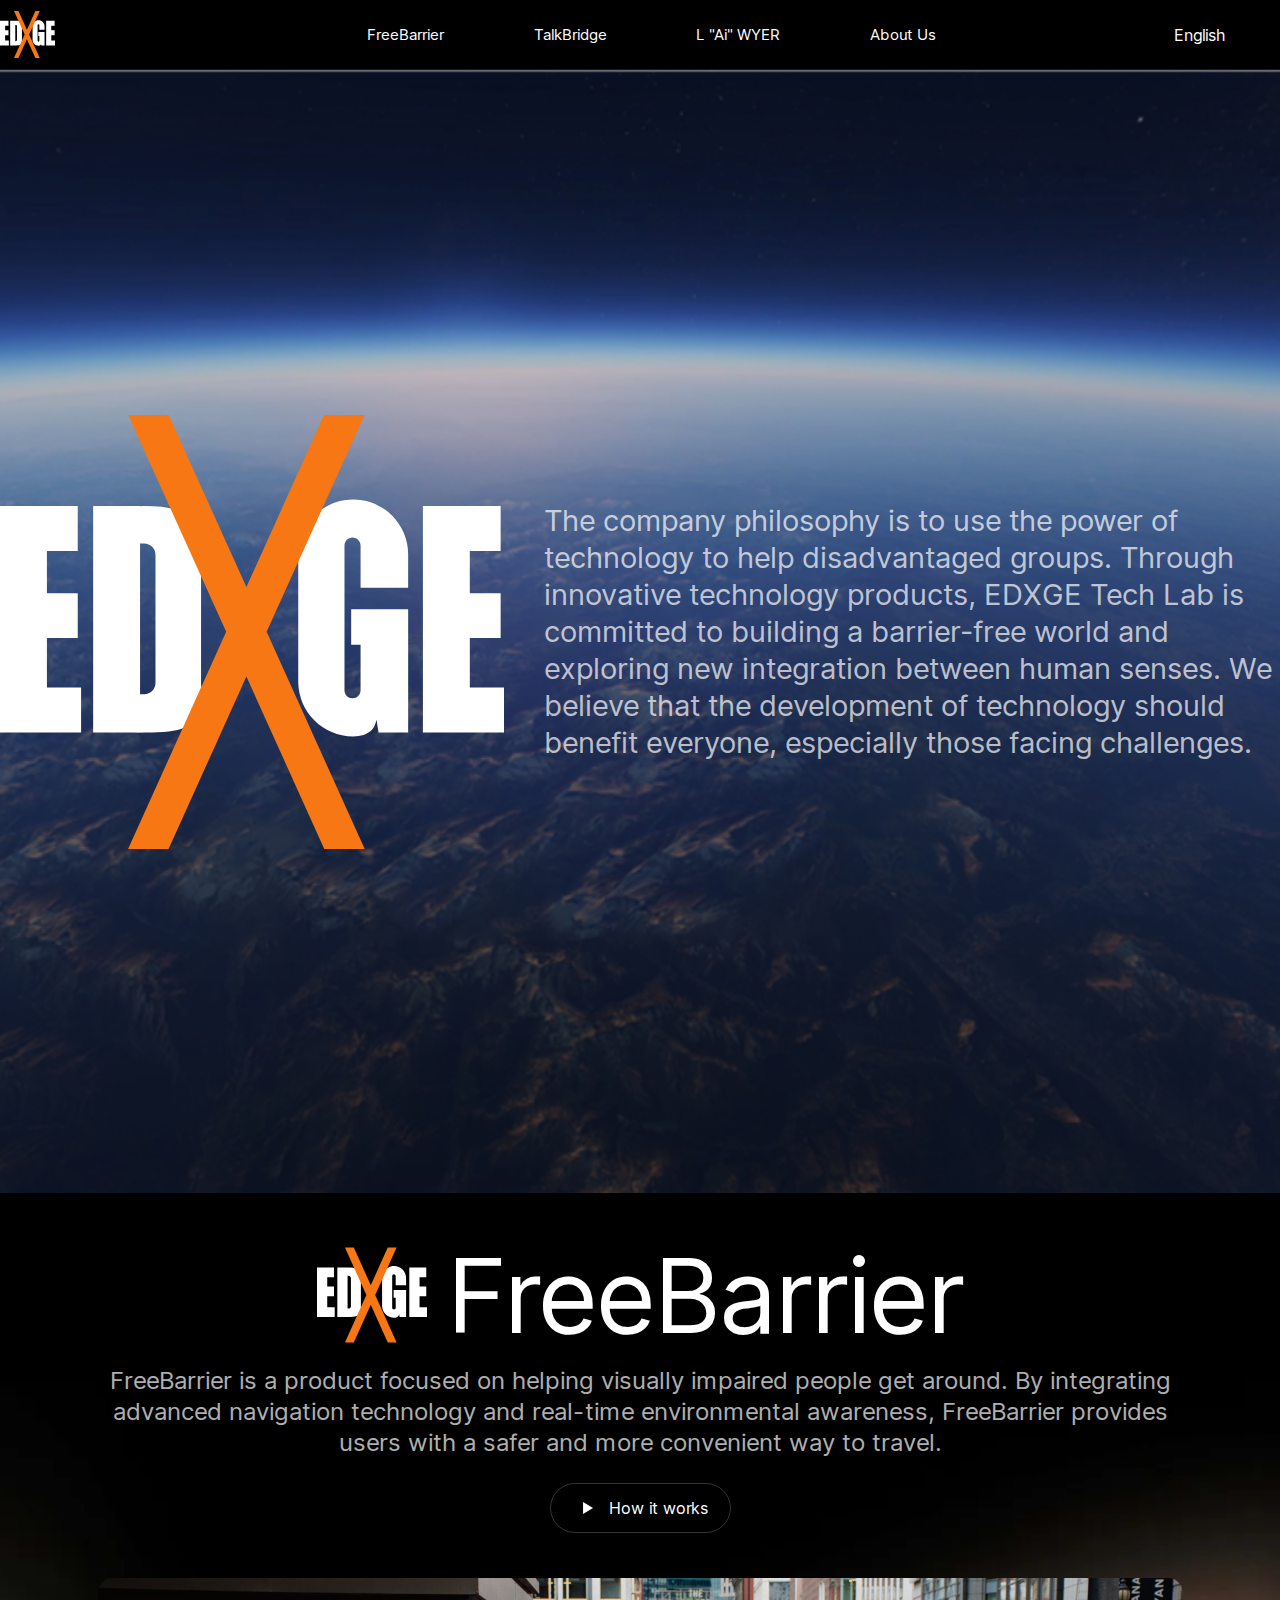
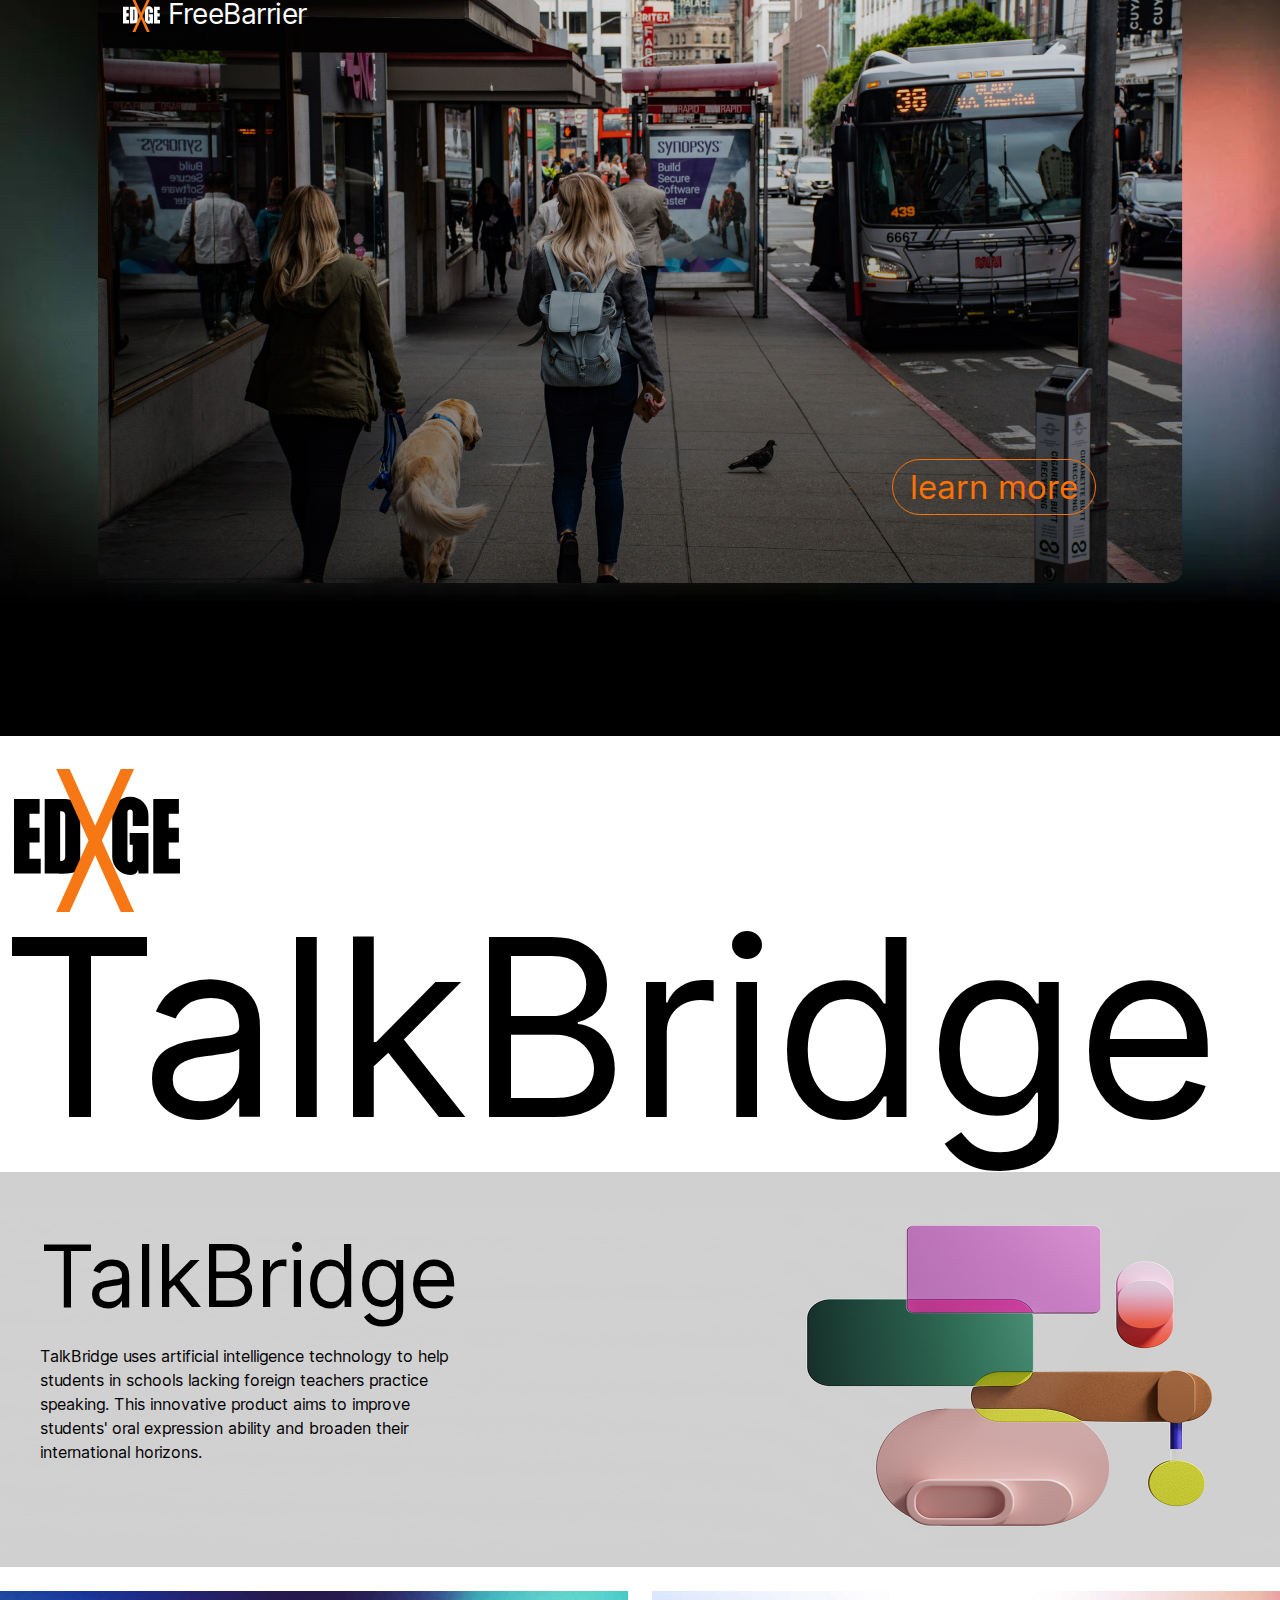
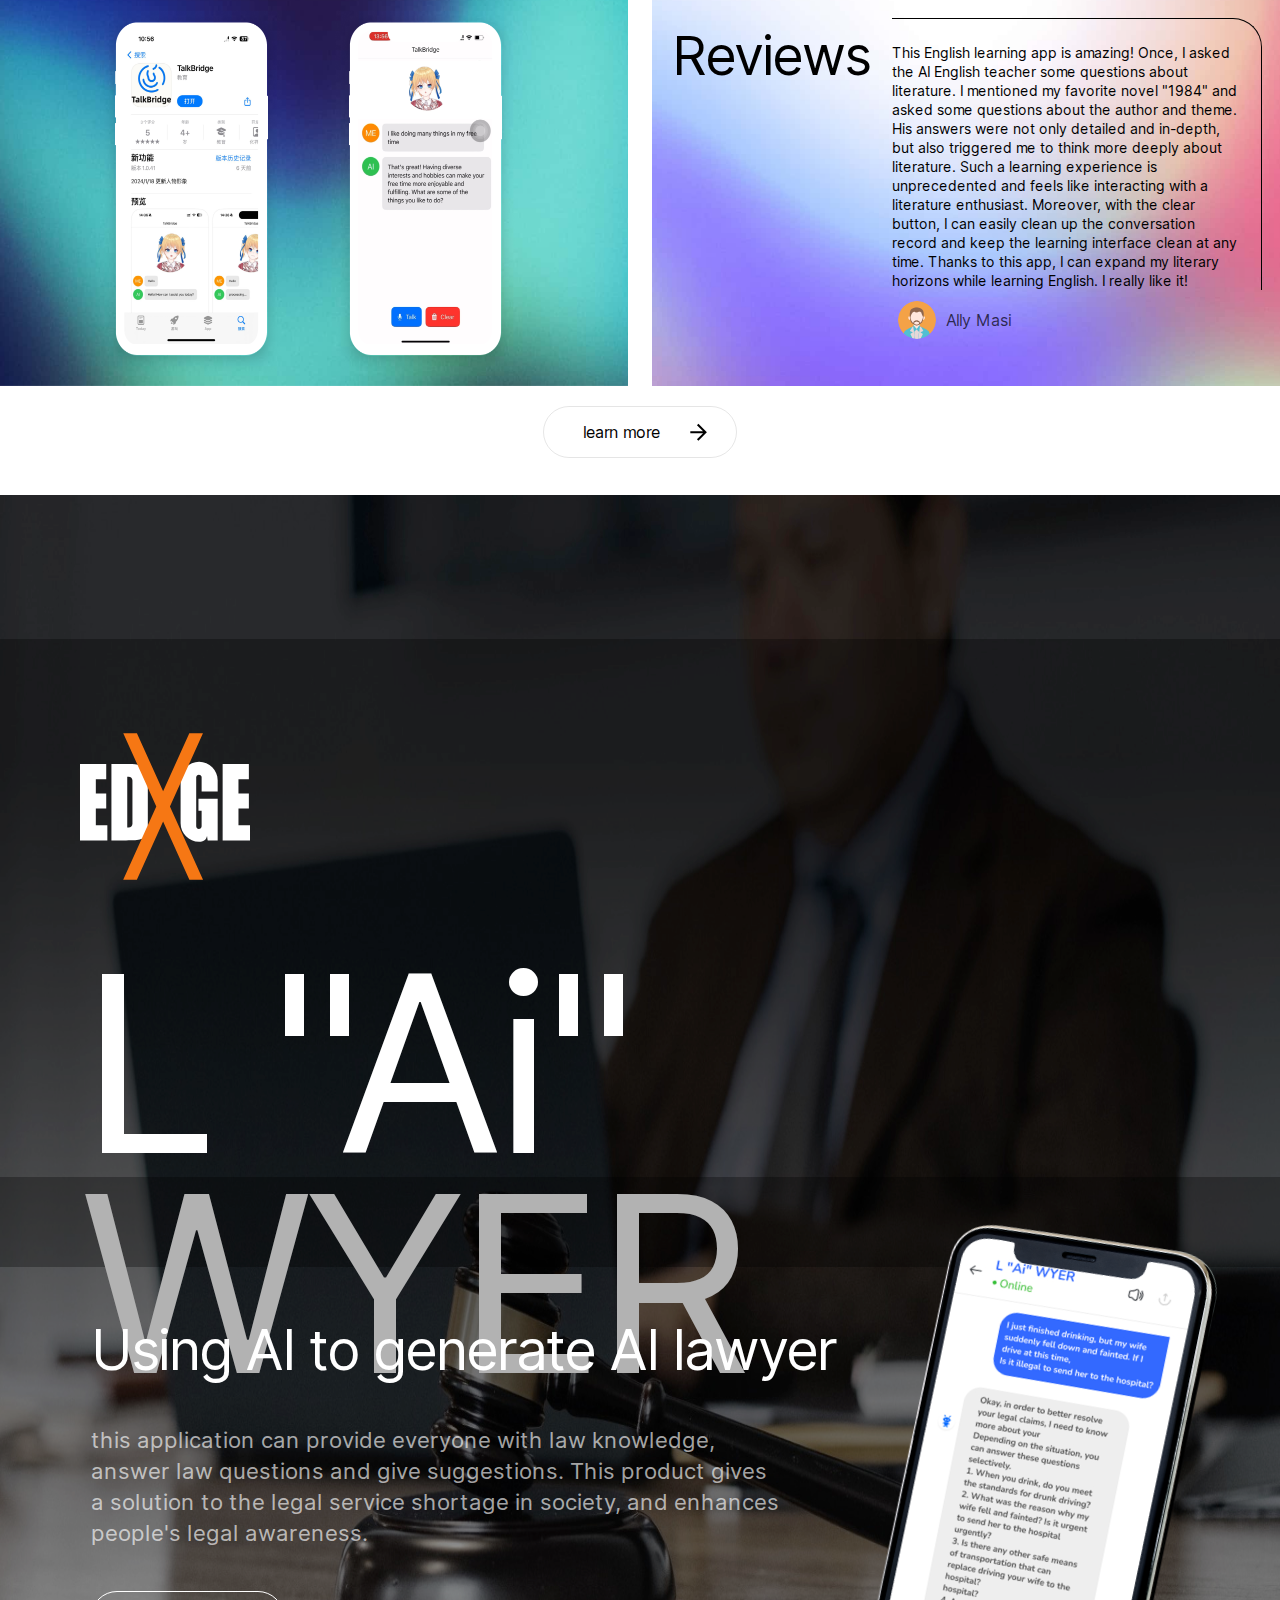
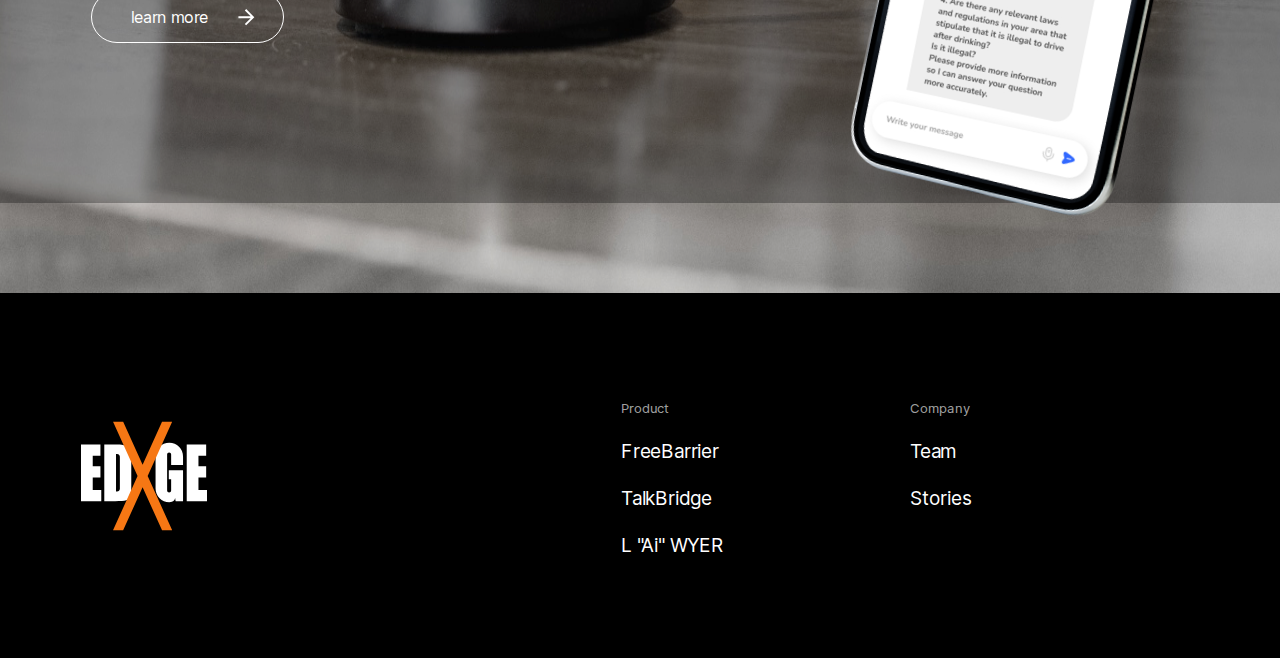
<file: index.html>
<!DOCTYPE html><html lang="en"><head><meta charSet="utf-8"/><meta name="viewport" content="width=device-width, initial-scale=1"/><link rel="preload" href="/_next/static/media/c9a5bc6a7c948fb0-s.p.woff2" as="font" crossorigin="" type="font/woff2"/><link rel="preload" as="image" href="/logo_white.svg"/><link rel="preload" as="image" href="/s1bg1.png"/><link rel="preload" as="image" href="/logo_black.svg"/><link rel="preload" as="image" href="/s2bg2.png"/><link rel="preload" as="image" href="/s2card3avatar.png"/><link rel="preload" as="image" href="/s2arrow.svg"/><link rel="preload" as="image" href="/s3card2arrow.svg"/><link rel="preload" as="image" href="/s3card2phone.png"/><link rel="stylesheet" href="/_next/static/css/adb541d4023504cc.css" crossorigin="" data-precedence="next"/><link rel="stylesheet" href="/_next/static/css/e8e05d91c4c225ad.css" crossorigin="" data-precedence="next"/><link rel="preload" as="script" fetchPriority="low" href="/_next/static/chunks/webpack-5774f6383cb846d3.js" crossorigin=""/><script src="/_next/static/chunks/fd9d1056-d0916c1928b2dab2.js" async="" crossorigin=""></script><script src="/_next/static/chunks/938-652e71252fee86b5.js" async="" crossorigin=""></script><script src="/_next/static/chunks/main-app-9f782498c3e4d853.js" async="" crossorigin=""></script><script src="/_next/static/chunks/328-6d31d3dc0706b322.js" async=""></script><script src="/_next/static/chunks/app/page-f6a4f768983ecac7.js" async=""></script><title>EDXGE Tech</title><meta name="description" content="EDXGE Tech"/><link rel="icon" href="/favicon.ico" type="image/x-icon" sizes="48x48"/><meta name="next-size-adjust"/><script src="/_next/static/chunks/polyfills-c67a75d1b6f99dc8.js" crossorigin="" noModule=""></script></head><body class="__className_e66fe9"><div class="header_bg__rVXxx"><div class="header_container__8fmu3"><img src="/logo_white.svg" alt="logo" class="header_logo__57EiI"/><div class="header_menu__HkMw8"><div class="header_menuItem__UpbRP">FreeBarrier</div><div class="header_menuItem__UpbRP">TalkBridge</div><div class="header_menuItem__UpbRP">L &quot;Ai&quot; WYER</div><div class="header_menuItem__UpbRP">About Us</div></div><div class="header_lang__CjgNA"><div class="header_langSelected__wtEf2">English</div><div class="header_langContent__K6XsH"><div class="header_langContentItem__UoFTi">English</div><div class="header_langContentItem__UoFTi">简体中文</div></div></div></div></div><div class="app_s0__xvly4"><img class="app_s0logo__8GQzu" src="/logo_white.svg" alt=""/><div class="app_s0content__BKtNs">The company philosophy is to use the power of technology to help disadvantaged groups. Through innovative technology products, EDXGE Tech Lab is committed to building a barrier-free world and exploring new integration between human senses. We believe that the development of technology should benefit everyone, especially those facing challenges.</div></div><div class="app_s1__nnIwr"><div class="app_s1titleRow__4uP_n"><img src="/logo_white.svg" class="app_s1logo1__pC13Z" alt="logo white"/><div class="app_s1title1__4nvAq">FreeBarrier</div></div><div class="app_row__DmZqt"><div class="app_s1desc__7qJVt">FreeBarrier is a product focused on helping visually impaired people get around. By integrating advanced navigation technology and real-time environmental awareness, FreeBarrier provides users with a safer and more convenient way to travel.</div></div><div class="app_row__DmZqt"><div class="app_s1playButton__GNVDo"><svg xmlns="http://www.w3.org/2000/svg" width="25" height="24" viewBox="0 0 25 24" fill="none"><path d="M7.04688 6V18L17.0469 12L7.04688 6Z" fill="white"></path></svg>How it works</div></div><div class="app_row__DmZqt" style="margin-top:45px"><img src="/s1bg1.png" class="app_s1bg1__M3rL_" alt=""/><div class="app_s1cover__UGeef"><img src="/logo_white.svg" class="app_s1coverLogo__jlqT_" alt=""/><div class="app_s1coverTitle__NFP4M">FreeBarrier</div><div class="app_s1coverButton__KT2Q8">learn more</div></div></div></div><div class="app_s2__dXx4I"><div class="app_s2container__kpsfb"><img src="/logo_black.svg" class="app_s2logo1__aBrNN" alt=""/><div class="app_s2title1__f7zy9">TalkBridge</div><div class="app_s2card1__nFbDB"><div class="app_s2card1title__jzrZh">TalkBridge</div><div class="app_s2card1content__mjiYZ">TalkBridge uses artificial intelligence technology to help students in schools lacking foreign teachers practice speaking. This innovative product aims to improve students&#x27; oral expression ability and broaden their international horizons.</div></div><div class="app_s2cardRow__WsyPa"><img class="app_s2bg2__XAXqT" src="/s2bg2.png" alt="s2bg2"/><div class="app_s2card3__V8uqt"><div class="app_s2card3title__k_Hqs">Reviews</div><div class="app_s2card3content__thnvg">This English learning app is amazing! Once, I asked the AI English teacher some questions about literature. I mentioned my favorite novel &quot;1984&quot; and asked some questions about the author and theme. His answers were not only detailed and in-depth, but also triggered me to think more deeply about literature. Such a learning experience is unprecedented and feels like interacting with a literature enthusiast. Moreover, with the clear button, I can easily clean up the conversation record and keep the learning interface clean at any time. Thanks to this app, I can expand my literary horizons while learning English. I really like it!</div><div class="app_s2card3avatar__qiE_r"><img class="app_s2card3avatarImage__eGEWr" alt="" src="/s2card3avatar.png"/><div class="app_s2card3name__xF0eV">Ally Masi</div></div></div></div><div class="app_row__DmZqt"><div class="app_s2button__MYctV"><span>learn more</span><img src="/s2arrow.svg" alt="arrow"/></div></div></div></div><div class="app_s3__rASW2"><div class="app_row__DmZqt"><div class="app_s3card1__VYN2u"><img src="/logo_white.svg" class="app_s3card1logo__8ecgO" alt="s3card1"/><div class="app_s3card1title__xnPJ_">L &quot;Ai&quot; WYER</div></div></div><div class="app_row__DmZqt"><div class="app_s3card2__s4pVN"><div class="app_s3card2title__L558Q">Using AI to generate AI lawyer</div><div class="app_s3card2content__sWjWP">this application can provide everyone with law knowledge, answer law questions and give suggestions. This product gives a solution to the legal service shortage in society, and enhances people&#x27;s legal awareness.</div><div class="app_s3card2button__7Y_nE"><span>learn more</span><img src="/s3card2arrow.svg" class="app_s3card2arrow__Mt0DE" alt="arrow"/></div><img src="/s3card2phone.png" class="app_s3card2phone__fwH8w" alt="s3card2phone"/></div></div></div><div class="app_s4__tdIPI"><div class="footer_row__TODqG"><img class="footer_logo__3_WEM" src="/logo_white.svg" alt=""/><div class="footer_card__5sTjd"><div class="footer_cardTitle__9lzDs">Product</div><div class="footer_cardItem__S_axP">FreeBarrier</div><div class="footer_cardItem__S_axP">TalkBridge</div><div class="footer_cardItem__S_axP">L &quot;Ai&quot; WYER</div></div><div class="footer_card__5sTjd"><div class="footer_cardTitle__9lzDs">Company</div><div class="footer_cardItem__S_axP">Team</div><div class="footer_cardItem__S_axP">Stories</div></div></div></div><script src="/_next/static/chunks/webpack-5774f6383cb846d3.js" crossorigin="" async=""></script><script>(self.__next_f=self.__next_f||[]).push([0]);self.__next_f.push([2,null])</script><script>self.__next_f.push([1,"1:HL[\"/_next/static/media/c9a5bc6a7c948fb0-s.p.woff2\",\"font\",{\"crossOrigin\":\"\",\"type\":\"font/woff2\"}]\n2:HL[\"/_next/static/css/adb541d4023504cc.css\",\"style\",{\"crossOrigin\":\"\"}]\n0:\"$L3\"\n"])</script><script>self.__next_f.push([1,"4:HL[\"/_next/static/css/e8e05d91c4c225ad.css\",\"style\",{\"crossOrigin\":\"\"}]\n"])</script><script>self.__next_f.push([1,"5:I[7690,[],\"\"]\n7:I[7831,[],\"\"]\n8:I[6039,[\"328\",\"static/chunks/328-6d31d3dc0706b322.js\",\"931\",\"static/chunks/app/page-f6a4f768983ecac7.js\"],\"\"]\n9:I[5613,[],\"\"]\na:I[1778,[],\"\"]\nc:I[8955,[],\"\"]\n"])</script><script>self.__next_f.push([1,"3:[[[\"$\",\"link\",\"0\",{\"rel\":\"stylesheet\",\"href\":\"/_next/static/css/adb541d4023504cc.css\",\"precedence\":\"next\",\"crossOrigin\":\"\"}]],[\"$\",\"$L5\",null,{\"buildId\":\"oVPTcBEghsIC4XJ7VeIJL\",\"assetPrefix\":\"\",\"initialCanonicalUrl\":\"/\",\"initialTree\":[\"\",{\"children\":[\"__PAGE__\",{}]},\"$undefined\",\"$undefined\",true],\"initialSeedData\":[\"\",{\"children\":[\"__PAGE__\",{},[\"$L6\",[\"$\",\"$L7\",null,{\"propsForComponent\":{\"params\":{}},\"Component\":\"$8\",\"isStaticGeneration\":true}],null]]},[null,[\"$\",\"html\",null,{\"lang\":\"en\",\"children\":[\"$\",\"body\",null,{\"className\":\"__className_e66fe9\",\"children\":[\"$\",\"$L9\",null,{\"parallelRouterKey\":\"children\",\"segmentPath\":[\"children\"],\"loading\":\"$undefined\",\"loadingStyles\":\"$undefined\",\"loadingScripts\":\"$undefined\",\"hasLoading\":false,\"error\":\"$undefined\",\"errorStyles\":\"$undefined\",\"errorScripts\":\"$undefined\",\"template\":[\"$\",\"$La\",null,{}],\"templateStyles\":\"$undefined\",\"templateScripts\":\"$undefined\",\"notFound\":[[\"$\",\"title\",null,{\"children\":\"404: This page could not be found.\"}],[\"$\",\"div\",null,{\"style\":{\"fontFamily\":\"system-ui,\\\"Segoe UI\\\",Roboto,Helvetica,Arial,sans-serif,\\\"Apple Color Emoji\\\",\\\"Segoe UI Emoji\\\"\",\"height\":\"100vh\",\"textAlign\":\"center\",\"display\":\"flex\",\"flexDirection\":\"column\",\"alignItems\":\"center\",\"justifyContent\":\"center\"},\"children\":[\"$\",\"div\",null,{\"children\":[[\"$\",\"style\",null,{\"dangerouslySetInnerHTML\":{\"__html\":\"body{color:#000;background:#fff;margin:0}.next-error-h1{border-right:1px solid rgba(0,0,0,.3)}@media (prefers-color-scheme:dark){body{color:#fff;background:#000}.next-error-h1{border-right:1px solid rgba(255,255,255,.3)}}\"}}],[\"$\",\"h1\",null,{\"className\":\"next-error-h1\",\"style\":{\"display\":\"inline-block\",\"margin\":\"0 20px 0 0\",\"padding\":\"0 23px 0 0\",\"fontSize\":24,\"fontWeight\":500,\"verticalAlign\":\"top\",\"lineHeight\":\"49px\"},\"children\":\"404\"}],[\"$\",\"div\",null,{\"style\":{\"display\":\"inline-block\"},\"children\":[\"$\",\"h2\",null,{\"style\":{\"fontSize\":14,\"fontWeight\":400,\"lineHeight\":\"49px\",\"margin\":0},\"children\":\"This page could not be found.\"}]}]]}]}]],\"notFoundStyles\":[],\"styles\":[[\"$\",\"link\",\"0\",{\"rel\":\"stylesheet\",\"href\":\"/_next/static/css/e8e05d91c4c225ad.css\",\"precedence\":\"next\",\"crossOrigin\":\"\"}]]}]}]}],null]],\"initialHead\":[false,\"$Lb\"],\"globalErrorComponent\":\"$c\"}]]\n"])</script><script>self.__next_f.push([1,"b:[[\"$\",\"meta\",\"0\",{\"name\":\"viewport\",\"content\":\"width=device-width, initial-scale=1\"}],[\"$\",\"meta\",\"1\",{\"charSet\":\"utf-8\"}],[\"$\",\"title\",\"2\",{\"children\":\"EDXGE Tech\"}],[\"$\",\"meta\",\"3\",{\"name\":\"description\",\"content\":\"EDXGE Tech\"}],[\"$\",\"link\",\"4\",{\"rel\":\"icon\",\"href\":\"/favicon.ico\",\"type\":\"image/x-icon\",\"sizes\":\"48x48\"}],[\"$\",\"meta\",\"5\",{\"name\":\"next-size-adjust\"}]]\n6:null\n"])</script><script>self.__next_f.push([1,""])</script></body></html>
</file>
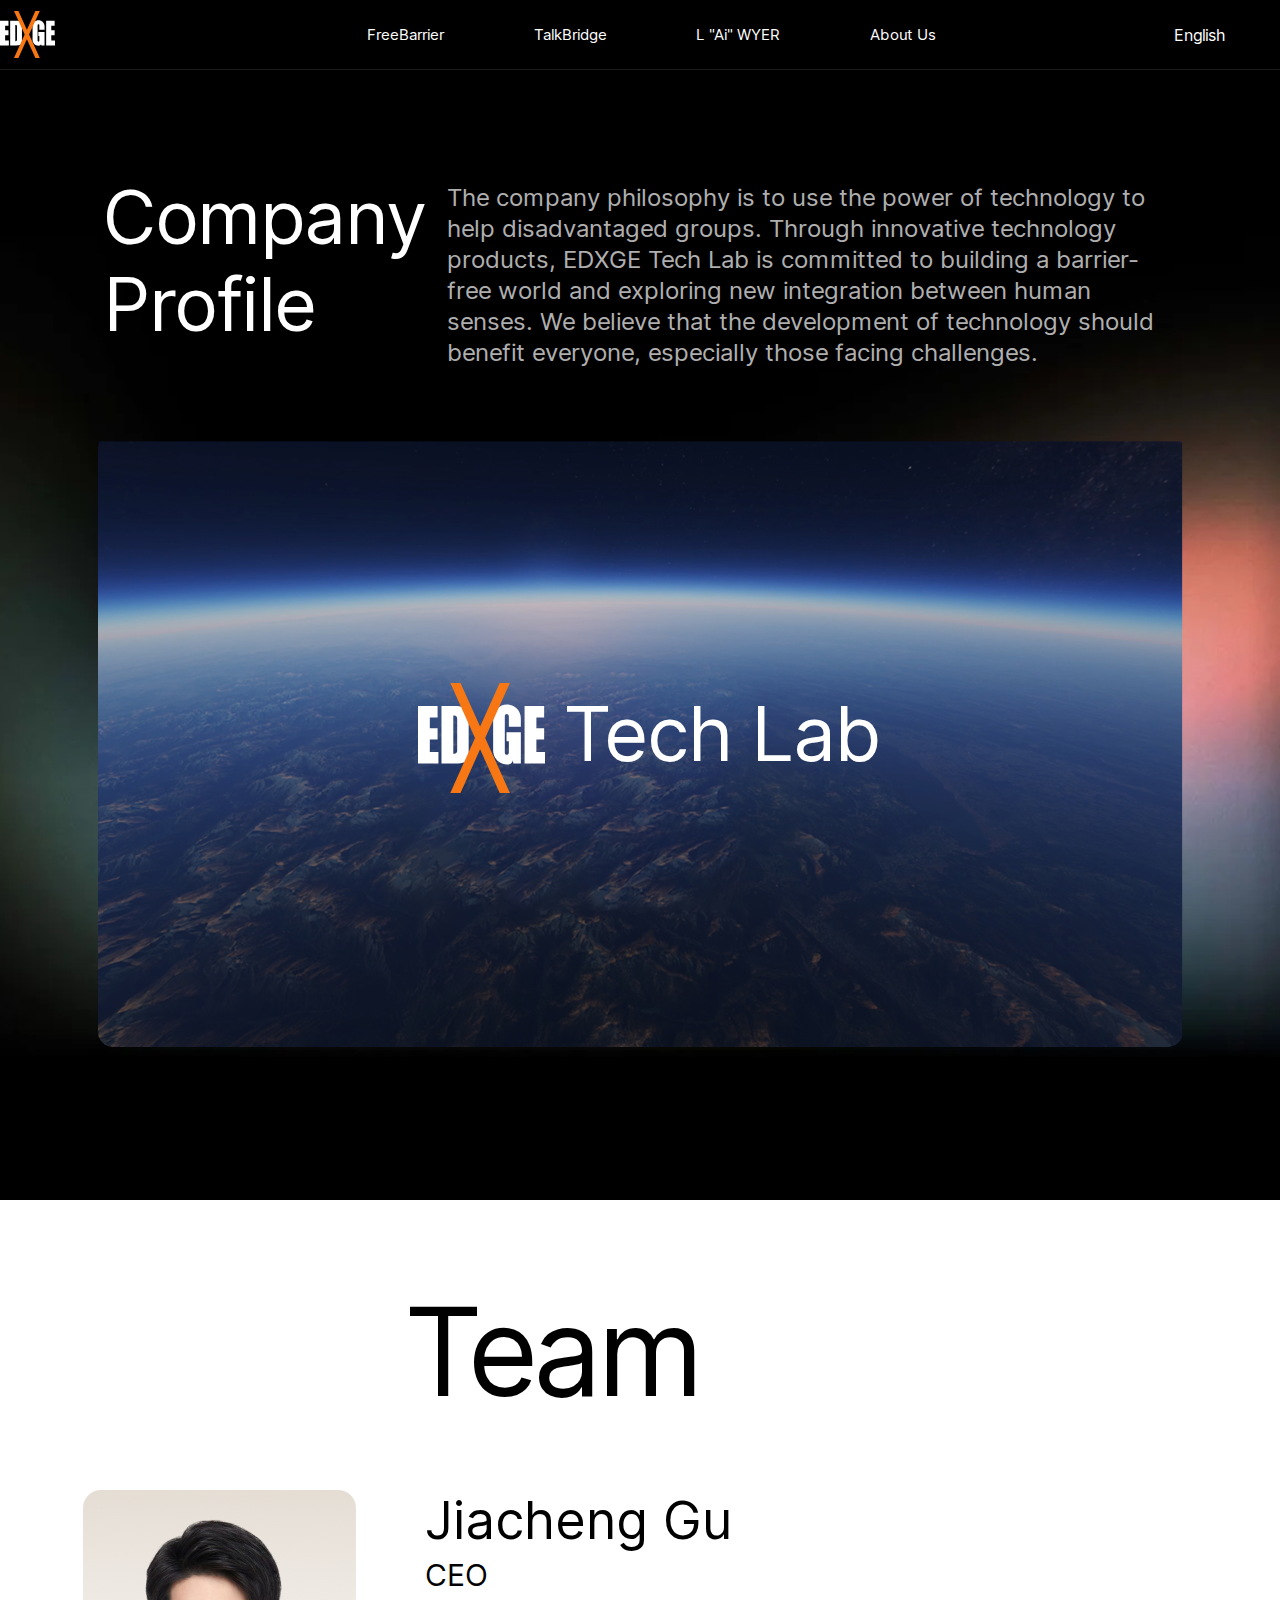
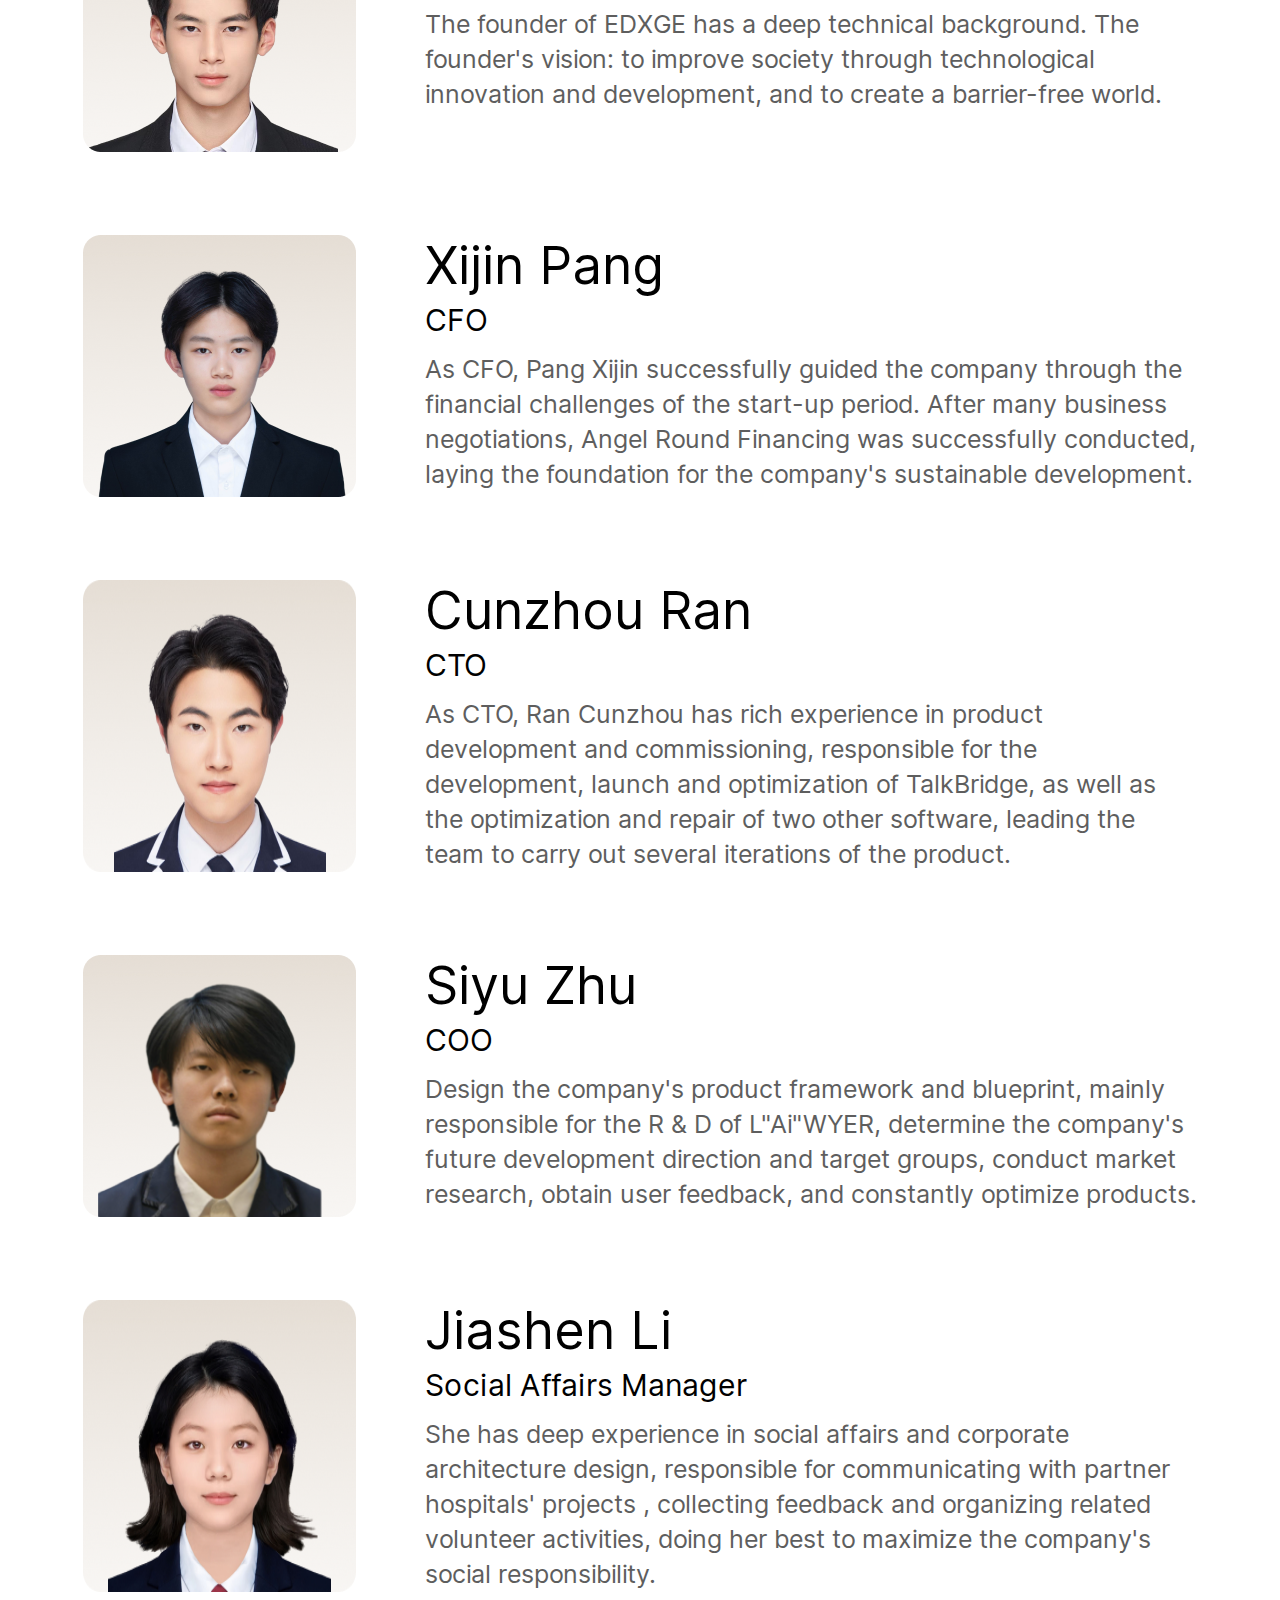
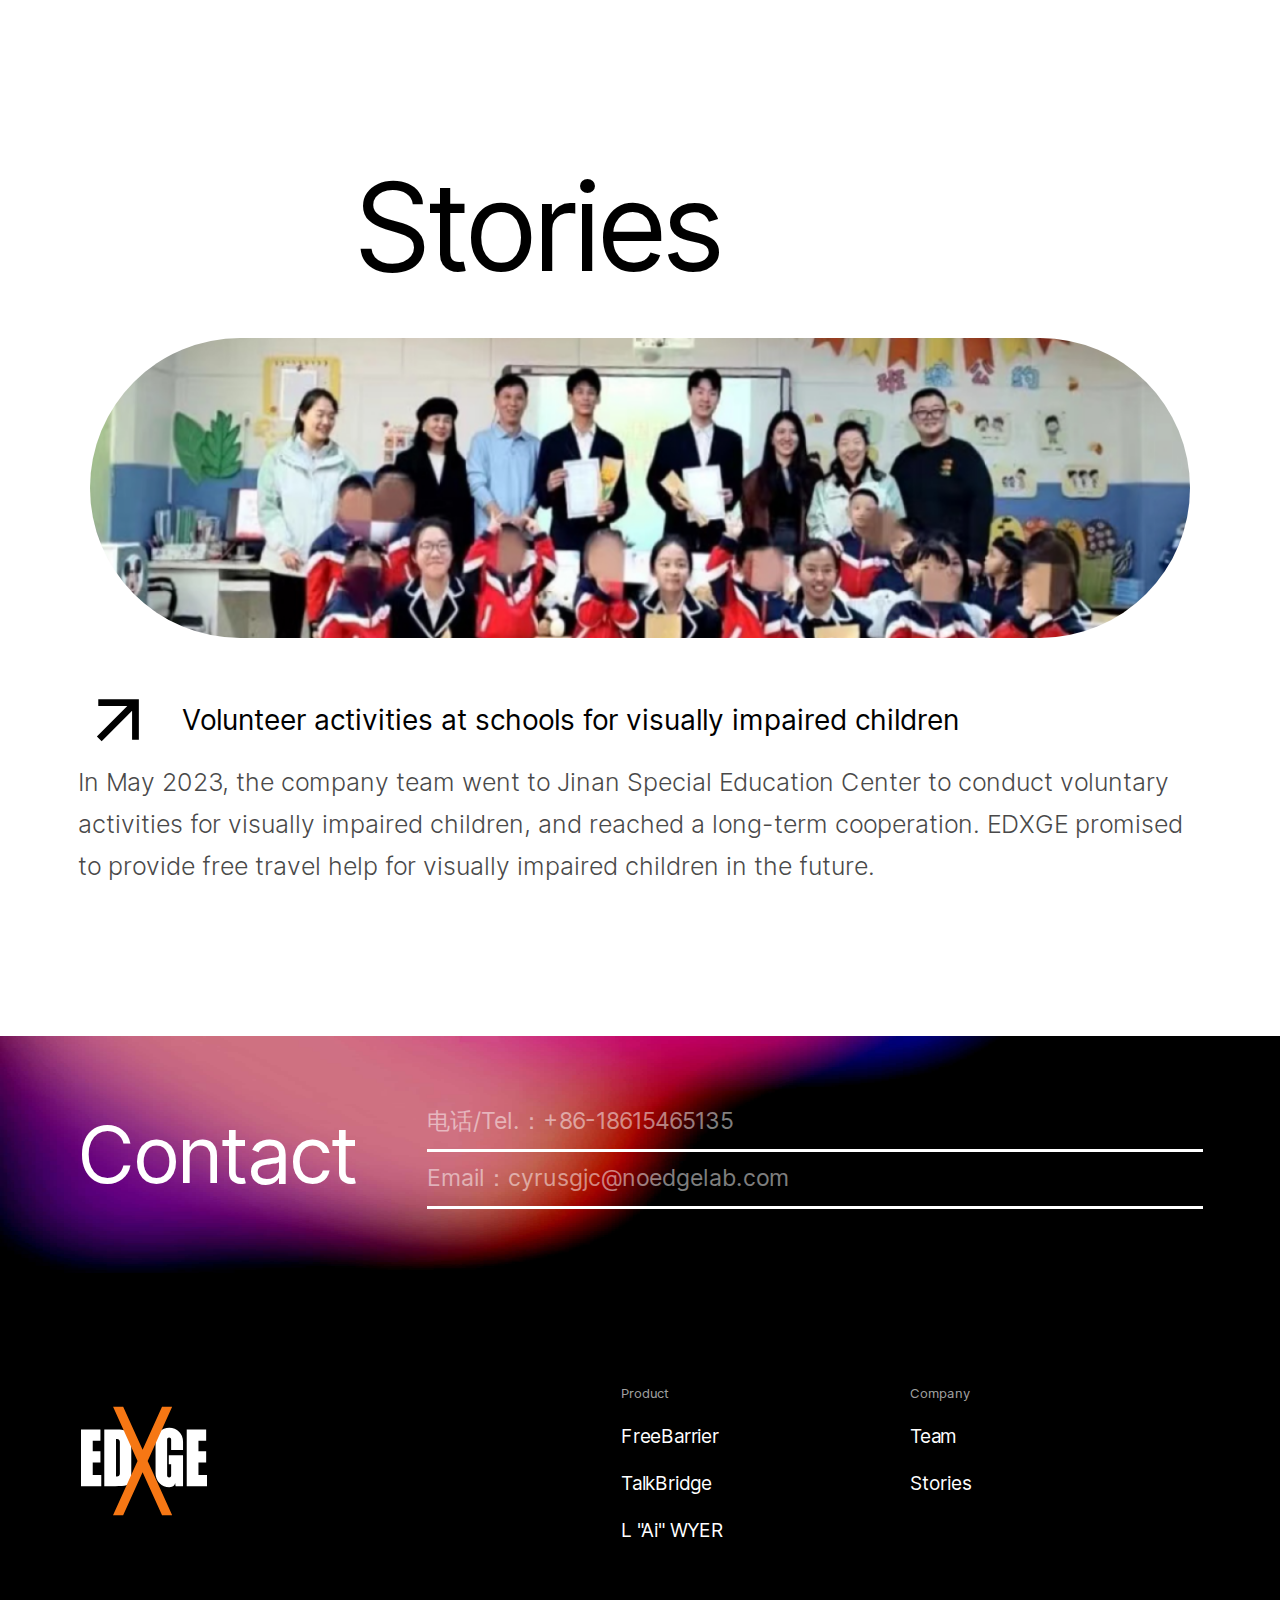
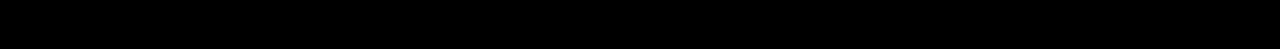
<file: about-us.html>
<!DOCTYPE html><html lang="en"><head><meta charSet="utf-8"/><meta name="viewport" content="width=device-width, initial-scale=1"/><link rel="preload" href="/_next/static/media/c9a5bc6a7c948fb0-s.p.woff2" as="font" crossorigin="" type="font/woff2"/><link rel="preload" as="image" href="/logo_white.svg"/><link rel="preload" as="image" href="/s1bg1.png"/><link rel="preload" as="image" href="/team1.png"/><link rel="preload" as="image" href="/team2.png"/><link rel="preload" as="image" href="/team3.png"/><link rel="preload" as="image" href="/team4.png"/><link rel="preload" as="image" href="/team5.png"/><link rel="preload" as="image" href="/s2bg5.png"/><link rel="preload" as="image" href="/arrow.svg"/><link rel="stylesheet" href="/_next/static/css/adb541d4023504cc.css" crossorigin="" data-precedence="next"/><link rel="stylesheet" href="/_next/static/css/84753fdabed4b6a2.css" crossorigin="" data-precedence="next"/><link rel="preload" as="script" fetchPriority="low" href="/_next/static/chunks/webpack-5774f6383cb846d3.js" crossorigin=""/><script src="/_next/static/chunks/fd9d1056-d0916c1928b2dab2.js" async="" crossorigin=""></script><script src="/_next/static/chunks/938-652e71252fee86b5.js" async="" crossorigin=""></script><script src="/_next/static/chunks/main-app-9f782498c3e4d853.js" async="" crossorigin=""></script><script src="/_next/static/chunks/328-6d31d3dc0706b322.js" async=""></script><script src="/_next/static/chunks/app/about-us/page-2bacf59fb803b6cb.js" async=""></script><title>EDXGE Tech</title><meta name="description" content="EDXGE Tech"/><link rel="icon" href="/favicon.ico" type="image/x-icon" sizes="48x48"/><meta name="next-size-adjust"/><script src="/_next/static/chunks/polyfills-c67a75d1b6f99dc8.js" crossorigin="" noModule=""></script></head><body class="__className_e66fe9"><div class="about-us_s1__0Tc4K"><div class="header_bg__rVXxx"><div class="header_container__8fmu3"><img src="/logo_white.svg" alt="logo" class="header_logo__57EiI"/><div class="header_menu__HkMw8"><div class="header_menuItem__UpbRP">FreeBarrier</div><div class="header_menuItem__UpbRP">TalkBridge</div><div class="header_menuItem__UpbRP">L &quot;Ai&quot; WYER</div><div class="header_menuItem__UpbRP">About Us</div></div><div class="header_lang__CjgNA"><div class="header_langSelected__wtEf2">English</div><div class="header_langContent__K6XsH"><div class="header_langContentItem__UoFTi">English</div><div class="header_langContentItem__UoFTi">简体中文</div></div></div></div></div><div class="about-us_s1titleRow__bDL0c"><div class="about-us_s1title__VUjcl">Company Profile</div><div class="about-us_s1desc__akjg1">The company philosophy is to use the power of technology to help disadvantaged groups. Through innovative technology products, EDXGE Tech Lab is committed to building a barrier-free world and exploring new integration between human senses. We believe that the development of technology should benefit everyone, especially those facing challenges.</div></div><div class="about-us_row__ng23U" style="margin-top:45px"><img src="/s1bg1.png" class="about-us_s1bg1__np3ZG" alt=""/><div class="about-us_s1cover__7V16m"><img src="/logo_white.svg" class="about-us_s1coverLogo__y_vxo" alt=""/><div class="about-us_s1coverTitle__6bg_B">Tech Lab</div></div></div></div><div class="about-us_s2__BTYBq"><div class="about-us_s2title__pwsva">Team</div><div class="about-us_s2card__7bvIx"><img class="about-us_s2cardAvatar__w9eYU" src="/team1.png" alt=""/><div class="about-us_s2cardWrapper__2IVBN"><div class="about-us_s2cardName__hRuRN">Jiacheng Gu</div><div class="about-us_s2cardJob__1aAOu">CEO</div><div class="about-us_s2cardDesc__G3nme">The founder of EDXGE has a deep technical background. The founder&#x27;s vision: to improve society through technological innovation and development, and to create a barrier-free world.</div></div></div><div class="about-us_s2card__7bvIx"><img class="about-us_s2cardAvatar__w9eYU" src="/team2.png" alt=""/><div class="about-us_s2cardWrapper__2IVBN"><div class="about-us_s2cardName__hRuRN">Xijin Pang</div><div class="about-us_s2cardJob__1aAOu">CFO</div><div class="about-us_s2cardDesc__G3nme">As CFO, Pang Xijin successfully guided the company through the financial challenges of the start-up period. After many business negotiations, Angel Round Financing was successfully conducted, laying the foundation for the company&#x27;s sustainable development.</div></div></div><div class="about-us_s2card__7bvIx"><img class="about-us_s2cardAvatar__w9eYU" src="/team3.png" alt=""/><div class="about-us_s2cardWrapper__2IVBN"><div class="about-us_s2cardName__hRuRN">Cunzhou Ran</div><div class="about-us_s2cardJob__1aAOu">CTO</div><div class="about-us_s2cardDesc__G3nme">As CTO, Ran Cunzhou has rich experience in product development and commissioning, responsible for the development, launch and optimization of TalkBridge, as well as the optimization and repair of two other software, leading the team to carry out several iterations of the product.</div></div></div><div class="about-us_s2card__7bvIx"><img class="about-us_s2cardAvatar__w9eYU" src="/team4.png" alt=""/><div class="about-us_s2cardWrapper__2IVBN"><div class="about-us_s2cardName__hRuRN">Siyu Zhu</div><div class="about-us_s2cardJob__1aAOu">COO</div><div class="about-us_s2cardDesc__G3nme">Design the company&#x27;s product framework and blueprint, mainly responsible for the R &amp; D of L&quot;Ai&quot;WYER, determine the company&#x27;s future development direction and target groups, conduct market research, obtain user feedback, and constantly optimize products.</div></div></div><div class="about-us_s2card__7bvIx"><img class="about-us_s2cardAvatar__w9eYU" src="/team5.png" alt=""/><div class="about-us_s2cardWrapper__2IVBN"><div class="about-us_s2cardName__hRuRN">Jiashen Li</div><div class="about-us_s2cardJob__1aAOu">Social Affairs Manager</div><div class="about-us_s2cardDesc__G3nme">She has deep experience in social affairs and corporate architecture design, responsible for communicating with partner hospitals&#x27; projects , collecting feedback and organizing related volunteer activities, doing her best to maximize the company&#x27;s social responsibility.</div></div></div><div class="about-us_s2title2__SP5y_">Stories</div><div class="about-us_row__ng23U"><img class="about-us_s2bg5__Yq57t" src="/s2bg5.png" alt=""/></div><div class="about-us_row__ng23U"><div class="about-us_s2col__MDQIs"><div class="about-us_s2bg5row__hNbCP"><img src="/arrow.svg" alt=""/><div class="about-us_s2bg5title__wWTS5">Volunteer activities at schools for visually impaired children</div></div><div class="about-us_s2bg5desc__SgTy1">In May 2023, the company team went to Jinan Special Education Center to conduct voluntary activities for visually impaired children, and reached a long-term cooperation. EDXGE promised to provide free travel help for visually impaired children in the future.</div></div></div></div><div class="about-us_s3__x2_jW"><div class="about-us_row__ng23U"><div class="about-us_s3title__ShEQt">Contact</div><div class="about-us_s3col__bGGtN"><div class="about-us_s3colItem__XK5NU">电话/Tel.：+86-18615465135</div><div class="about-us_s3colItem__XK5NU">Email：cyrusgjc@noedgelab.com</div></div></div></div><div class="about-us_s4__EvQBx"><div class="footer_row__TODqG"><img class="footer_logo__3_WEM" src="/logo_white.svg" alt=""/><div class="footer_card__5sTjd"><div class="footer_cardTitle__9lzDs">Product</div><div class="footer_cardItem__S_axP">FreeBarrier</div><div class="footer_cardItem__S_axP">TalkBridge</div><div class="footer_cardItem__S_axP">L &quot;Ai&quot; WYER</div></div><div class="footer_card__5sTjd"><div class="footer_cardTitle__9lzDs">Company</div><div class="footer_cardItem__S_axP">Team</div><div class="footer_cardItem__S_axP">Stories</div></div></div></div><script src="/_next/static/chunks/webpack-5774f6383cb846d3.js" crossorigin="" async=""></script><script>(self.__next_f=self.__next_f||[]).push([0]);self.__next_f.push([2,null])</script><script>self.__next_f.push([1,"1:HL[\"/_next/static/media/c9a5bc6a7c948fb0-s.p.woff2\",\"font\",{\"crossOrigin\":\"\",\"type\":\"font/woff2\"}]\n2:HL[\"/_next/static/css/adb541d4023504cc.css\",\"style\",{\"crossOrigin\":\"\"}]\n0:\"$L3\"\n"])</script><script>self.__next_f.push([1,"4:HL[\"/_next/static/css/84753fdabed4b6a2.css\",\"style\",{\"crossOrigin\":\"\"}]\n"])</script><script>self.__next_f.push([1,"5:I[7690,[],\"\"]\n7:I[7831,[],\"\"]\n8:I[524,[\"328\",\"static/chunks/328-6d31d3dc0706b322.js\",\"554\",\"static/chunks/app/about-us/page-2bacf59fb803b6cb.js\"],\"\"]\n9:I[5613,[],\"\"]\na:I[1778,[],\"\"]\nc:I[8955,[],\"\"]\n"])</script><script>self.__next_f.push([1,"3:[[[\"$\",\"link\",\"0\",{\"rel\":\"stylesheet\",\"href\":\"/_next/static/css/adb541d4023504cc.css\",\"precedence\":\"next\",\"crossOrigin\":\"\"}]],[\"$\",\"$L5\",null,{\"buildId\":\"oVPTcBEghsIC4XJ7VeIJL\",\"assetPrefix\":\"\",\"initialCanonicalUrl\":\"/about-us\",\"initialTree\":[\"\",{\"children\":[\"about-us\",{\"children\":[\"__PAGE__\",{}]}]},\"$undefined\",\"$undefined\",true],\"initialSeedData\":[\"\",{\"children\":[\"about-us\",{\"children\":[\"__PAGE__\",{},[\"$L6\",[\"$\",\"$L7\",null,{\"propsForComponent\":{\"params\":{}},\"Component\":\"$8\",\"isStaticGeneration\":true}],null]]},[\"$\",\"$L9\",null,{\"parallelRouterKey\":\"children\",\"segmentPath\":[\"children\",\"about-us\",\"children\"],\"loading\":\"$undefined\",\"loadingStyles\":\"$undefined\",\"loadingScripts\":\"$undefined\",\"hasLoading\":false,\"error\":\"$undefined\",\"errorStyles\":\"$undefined\",\"errorScripts\":\"$undefined\",\"template\":[\"$\",\"$La\",null,{}],\"templateStyles\":\"$undefined\",\"templateScripts\":\"$undefined\",\"notFound\":\"$undefined\",\"notFoundStyles\":\"$undefined\",\"styles\":[[\"$\",\"link\",\"0\",{\"rel\":\"stylesheet\",\"href\":\"/_next/static/css/84753fdabed4b6a2.css\",\"precedence\":\"next\",\"crossOrigin\":\"\"}]]}]]},[null,[\"$\",\"html\",null,{\"lang\":\"en\",\"children\":[\"$\",\"body\",null,{\"className\":\"__className_e66fe9\",\"children\":[\"$\",\"$L9\",null,{\"parallelRouterKey\":\"children\",\"segmentPath\":[\"children\"],\"loading\":\"$undefined\",\"loadingStyles\":\"$undefined\",\"loadingScripts\":\"$undefined\",\"hasLoading\":false,\"error\":\"$undefined\",\"errorStyles\":\"$undefined\",\"errorScripts\":\"$undefined\",\"template\":[\"$\",\"$La\",null,{}],\"templateStyles\":\"$undefined\",\"templateScripts\":\"$undefined\",\"notFound\":[[\"$\",\"title\",null,{\"children\":\"404: This page could not be found.\"}],[\"$\",\"div\",null,{\"style\":{\"fontFamily\":\"system-ui,\\\"Segoe UI\\\",Roboto,Helvetica,Arial,sans-serif,\\\"Apple Color Emoji\\\",\\\"Segoe UI Emoji\\\"\",\"height\":\"100vh\",\"textAlign\":\"center\",\"display\":\"flex\",\"flexDirection\":\"column\",\"alignItems\":\"center\",\"justifyContent\":\"center\"},\"children\":[\"$\",\"div\",null,{\"children\":[[\"$\",\"style\",null,{\"dangerouslySetInnerHTML\":{\"__html\":\"body{color:#000;background:#fff;margin:0}.next-error-h1{border-right:1px solid rgba(0,0,0,.3)}@media (prefers-color-scheme:dark){body{color:#fff;background:#000}.next-error-h1{border-right:1px solid rgba(255,255,255,.3)}}\"}}],[\"$\",\"h1\",null,{\"className\":\"next-error-h1\",\"style\":{\"display\":\"inline-block\",\"margin\":\"0 20px 0 0\",\"padding\":\"0 23px 0 0\",\"fontSize\":24,\"fontWeight\":500,\"verticalAlign\":\"top\",\"lineHeight\":\"49px\"},\"children\":\"404\"}],[\"$\",\"div\",null,{\"style\":{\"display\":\"inline-block\"},\"children\":[\"$\",\"h2\",null,{\"style\":{\"fontSize\":14,\"fontWeight\":400,\"lineHeight\":\"49px\",\"margin\":0},\"children\":\"This page could not be found.\"}]}]]}]}]],\"notFoundStyles\":[],\"styles\":null}]}]}],null]],\"initialHead\":[false,\"$Lb\"],\"globalErrorComponent\":\"$c\"}]]\n"])</script><script>self.__next_f.push([1,"b:[[\"$\",\"meta\",\"0\",{\"name\":\"viewport\",\"content\":\"width=device-width, initial-scale=1\"}],[\"$\",\"meta\",\"1\",{\"charSet\":\"utf-8\"}],[\"$\",\"title\",\"2\",{\"children\":\"EDXGE Tech\"}],[\"$\",\"meta\",\"3\",{\"name\":\"description\",\"content\":\"EDXGE Tech\"}],[\"$\",\"link\",\"4\",{\"rel\":\"icon\",\"href\":\"/favicon.ico\",\"type\":\"image/x-icon\",\"sizes\":\"48x48\"}],[\"$\",\"meta\",\"5\",{\"name\":\"next-size-adjust\"}]]\n6:null\n"])</script><script>self.__next_f.push([1,""])</script></body></html>
</file>
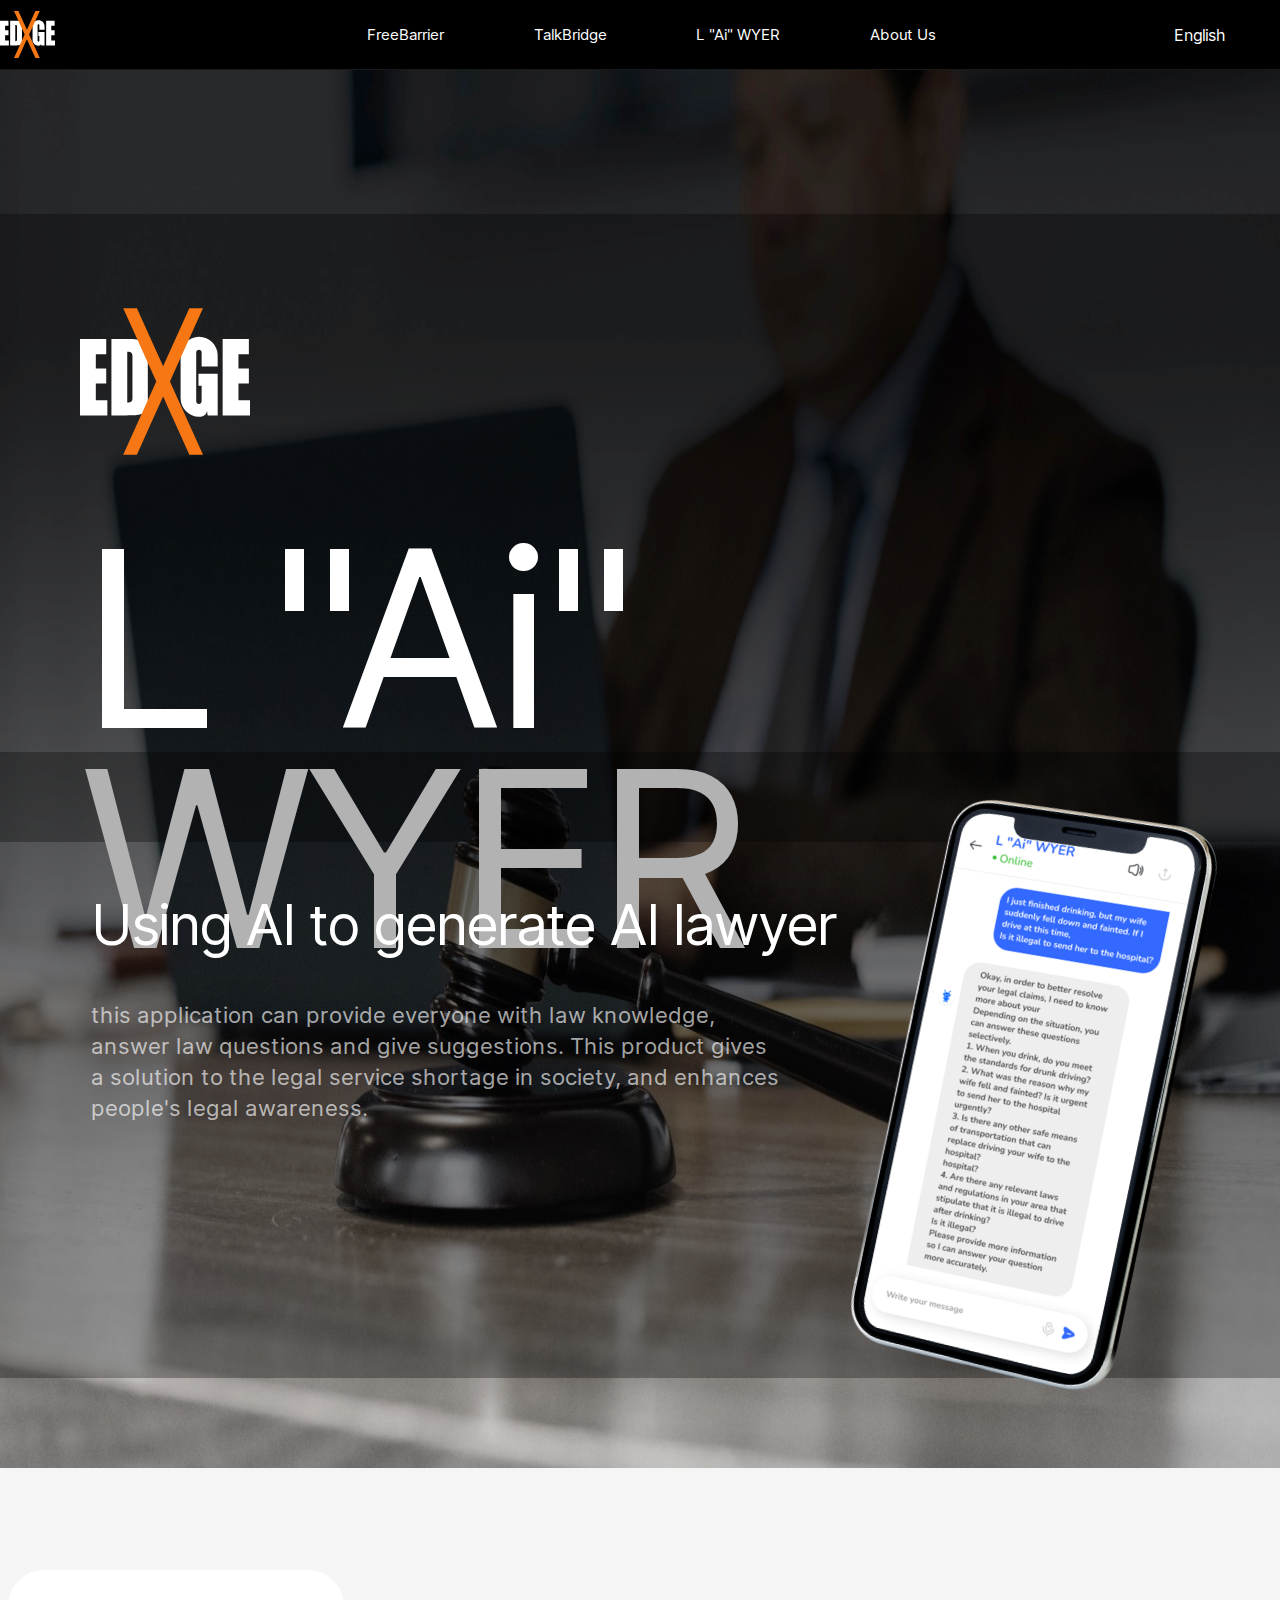
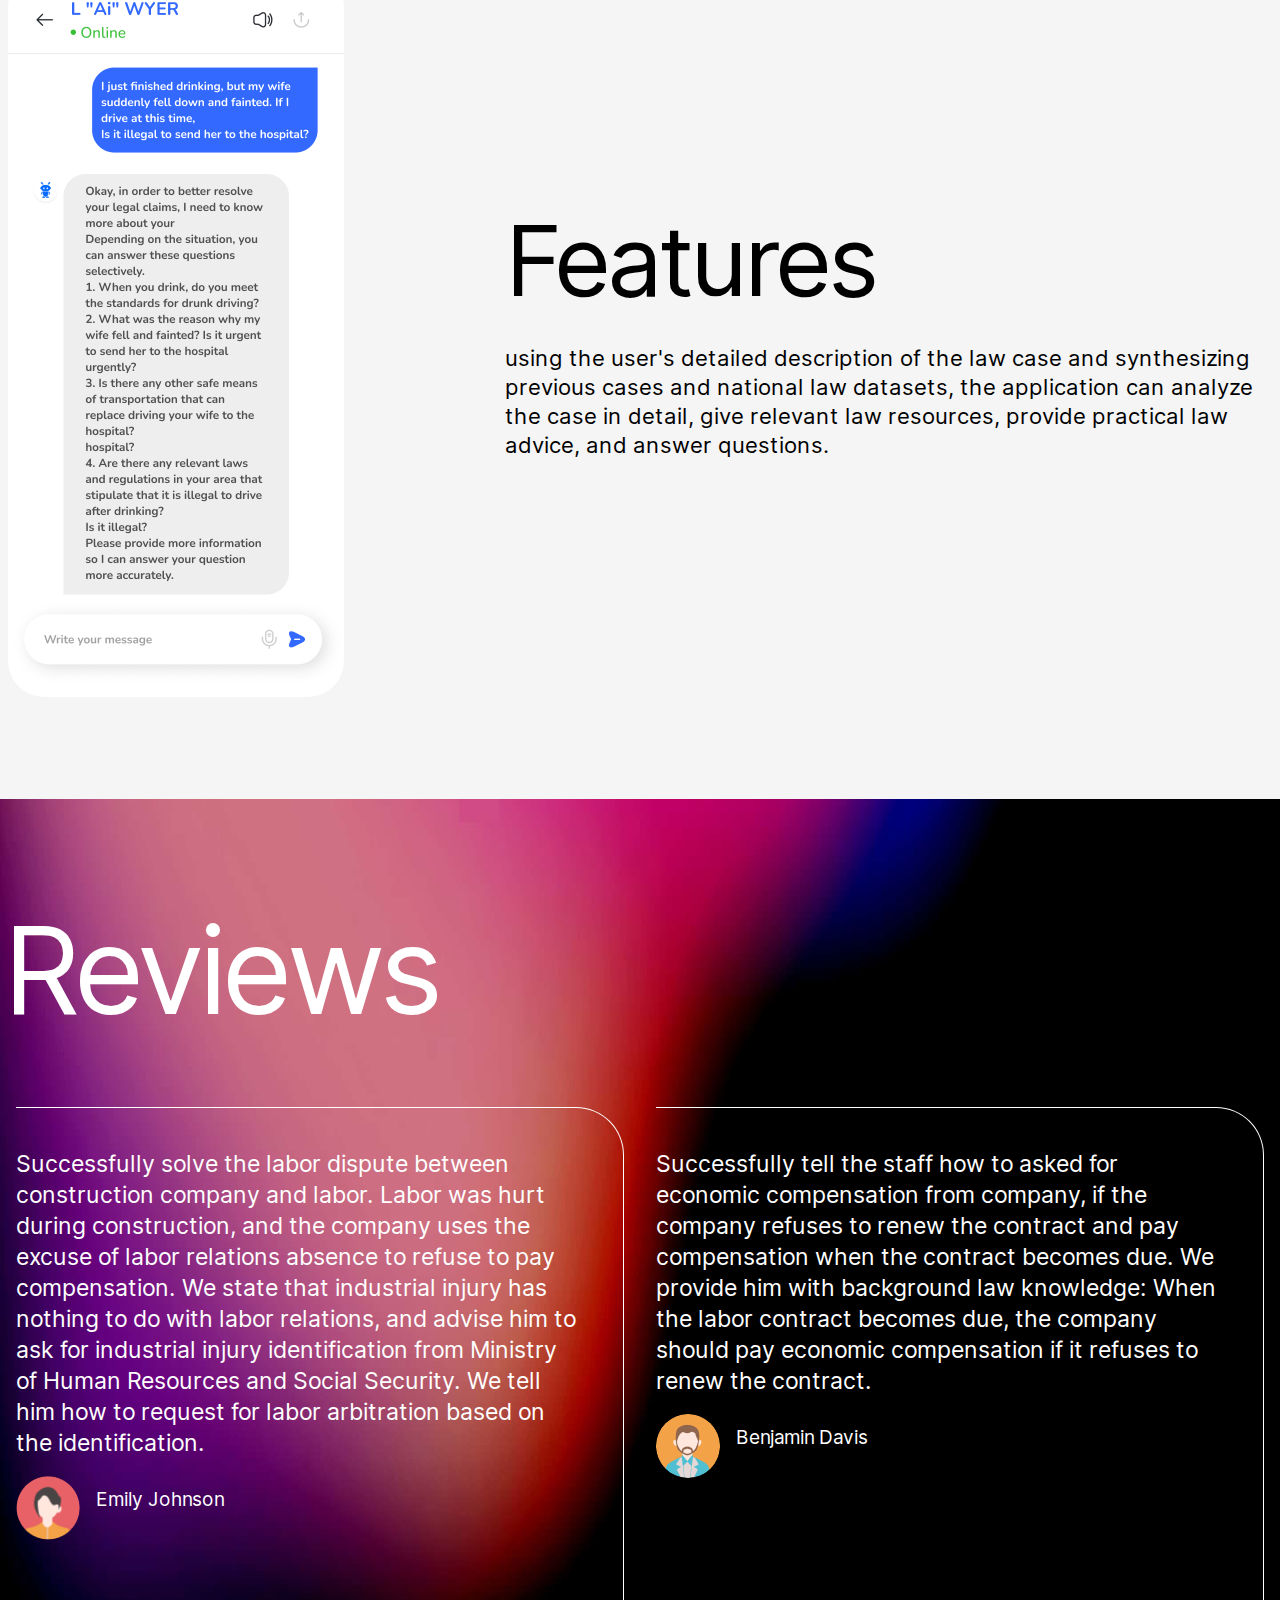
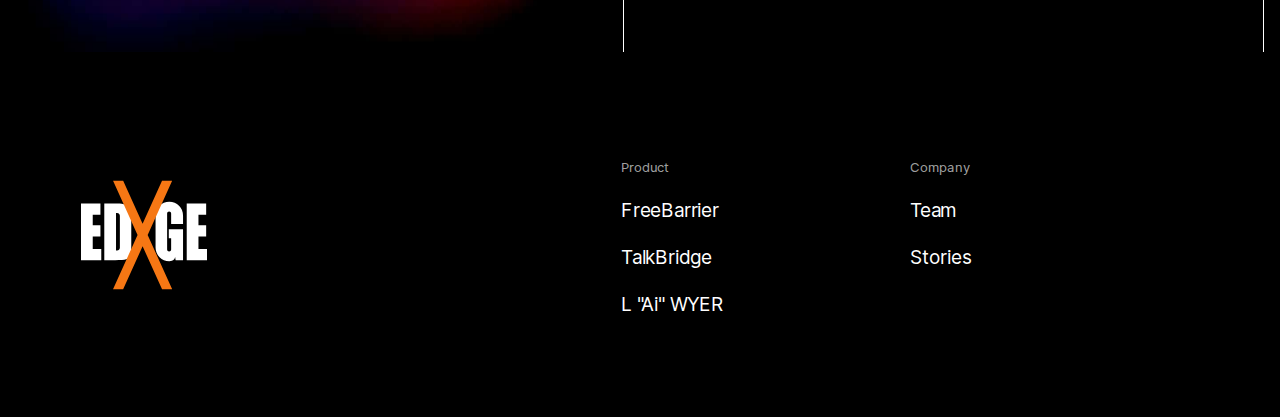
<file: l-ai-wyer.html>
<!DOCTYPE html><html lang="en"><head><meta charSet="utf-8"/><meta name="viewport" content="width=device-width, initial-scale=1"/><link rel="preload" href="/_next/static/media/c9a5bc6a7c948fb0-s.p.woff2" as="font" crossorigin="" type="font/woff2"/><link rel="preload" as="image" href="/logo_white.svg"/><link rel="preload" as="image" href="/s3card2phone.png"/><link rel="preload" as="image" href="/s2phone.jpg"/><link rel="preload" as="image" href="/s3card1avatar.png"/><link rel="preload" as="image" href="/s3card2avatar.png"/><link rel="stylesheet" href="/_next/static/css/adb541d4023504cc.css" crossorigin="" data-precedence="next"/><link rel="stylesheet" href="/_next/static/css/c5620056a030e4dd.css" crossorigin="" data-precedence="next"/><link rel="preload" as="script" fetchPriority="low" href="/_next/static/chunks/webpack-5774f6383cb846d3.js" crossorigin=""/><script src="/_next/static/chunks/fd9d1056-d0916c1928b2dab2.js" async="" crossorigin=""></script><script src="/_next/static/chunks/938-652e71252fee86b5.js" async="" crossorigin=""></script><script src="/_next/static/chunks/main-app-9f782498c3e4d853.js" async="" crossorigin=""></script><script src="/_next/static/chunks/328-6d31d3dc0706b322.js" async=""></script><script src="/_next/static/chunks/app/l-ai-wyer/page-61dd39127ac53618.js" async=""></script><title>EDXGE Tech</title><meta name="description" content="EDXGE Tech"/><link rel="icon" href="/favicon.ico" type="image/x-icon" sizes="48x48"/><meta name="next-size-adjust"/><script src="/_next/static/chunks/polyfills-c67a75d1b6f99dc8.js" crossorigin="" noModule=""></script></head><body class="__className_e66fe9"><div style="background-color:black"><div class="header_bg__rVXxx"><div class="header_container__8fmu3"><img src="/logo_white.svg" alt="logo" class="header_logo__57EiI"/><div class="header_menu__HkMw8"><div class="header_menuItem__UpbRP">FreeBarrier</div><div class="header_menuItem__UpbRP">TalkBridge</div><div class="header_menuItem__UpbRP">L &quot;Ai&quot; WYER</div><div class="header_menuItem__UpbRP">About Us</div></div><div class="header_lang__CjgNA"><div class="header_langSelected__wtEf2">English</div><div class="header_langContent__K6XsH"><div class="header_langContentItem__UoFTi">English</div><div class="header_langContentItem__UoFTi">简体中文</div></div></div></div></div></div><div class="l-ai-wyer_s1__av_Yy"><div class="l-ai-wyer_row___cGV2"><div class="l-ai-wyer_s1card1__33Q6u"><img src="/logo_white.svg" class="l-ai-wyer_s1card1logo__bcjNO" alt=""/><div class="l-ai-wyer_s1card1title__j_15B">L &quot;Ai&quot; WYER</div></div></div><div class="l-ai-wyer_row___cGV2"><div class="l-ai-wyer_s1card2__Hdt6S"><div class="l-ai-wyer_s1card2title__TjNT2">Using AI to generate AI lawyer</div><div class="l-ai-wyer_s1card2content__jXCfQ">this application can provide everyone with law knowledge, answer law questions and give suggestions. This product gives a solution to the legal service shortage in society, and enhances people&#x27;s legal awareness.</div><img src="/s3card2phone.png" class="l-ai-wyer_s1card2phone__sqoZu" alt=""/></div></div></div><div class="l-ai-wyer_s2__ewmov"><img src="/s2phone.jpg" class="l-ai-wyer_s2phone__r5gUG" alt=""/><div class="l-ai-wyer_s2wrapper__cLHlj"><div class="l-ai-wyer_s2title__F3wBZ">Features</div><div class="l-ai-wyer_s2content__Wdfif">using the user&#x27;s detailed description of the law case and synthesizing previous cases and national law datasets, the application can analyze the case in detail, give relevant law resources, provide practical law advice, and answer questions.</div></div></div><div class="l-ai-wyer_s3__g06h6"><div class="l-ai-wyer_row___cGV2"><div class="l-ai-wyer_s3title__snjXC">Reviews</div></div><div class="l-ai-wyer_row___cGV2" style="margin-top:79px"><div class="l-ai-wyer_s3card__ipIIn"><div class="l-ai-wyer_s3cardContent__PtOKl">Successfully solve the labor dispute between construction company and labor. Labor was hurt during construction, and the company uses the excuse of labor relations absence to refuse to pay compensation. We state that industrial injury has nothing to do with labor relations, and advise him to ask for industrial injury identification from Ministry of Human Resources and Social Security. We tell him how to request for labor arbitration based on the identification.</div><div class="l-ai-wyer_s3cardRow__83qSt"><img class="l-ai-wyer_s3cardAvatar__p_PiG" src="/s3card1avatar.png" alt=""/><div class="l-ai-wyer_s3cardName__edcer">Emily Johnson</div></div></div><div class="l-ai-wyer_s3card__ipIIn"><div class="l-ai-wyer_s3cardContent__PtOKl">Successfully tell the staff how to asked for economic compensation from company, if the company refuses to renew the contract and pay compensation when the contract becomes due. We provide him with background law knowledge: When the labor contract becomes due, the company should pay economic compensation if it refuses to renew the contract.</div><div class="l-ai-wyer_s3cardRow__83qSt"><img class="l-ai-wyer_s3cardAvatar__p_PiG" src="/s3card2avatar.png" alt=""/><div class="l-ai-wyer_s3cardName__edcer">Benjamin Davis</div></div></div></div></div><div class="l-ai-wyer_s4__D1Exk"><div class="footer_row__TODqG"><img class="footer_logo__3_WEM" src="/logo_white.svg" alt=""/><div class="footer_card__5sTjd"><div class="footer_cardTitle__9lzDs">Product</div><div class="footer_cardItem__S_axP">FreeBarrier</div><div class="footer_cardItem__S_axP">TalkBridge</div><div class="footer_cardItem__S_axP">L &quot;Ai&quot; WYER</div></div><div class="footer_card__5sTjd"><div class="footer_cardTitle__9lzDs">Company</div><div class="footer_cardItem__S_axP">Team</div><div class="footer_cardItem__S_axP">Stories</div></div></div></div><script src="/_next/static/chunks/webpack-5774f6383cb846d3.js" crossorigin="" async=""></script><script>(self.__next_f=self.__next_f||[]).push([0]);self.__next_f.push([2,null])</script><script>self.__next_f.push([1,"1:HL[\"/_next/static/media/c9a5bc6a7c948fb0-s.p.woff2\",\"font\",{\"crossOrigin\":\"\",\"type\":\"font/woff2\"}]\n2:HL[\"/_next/static/css/adb541d4023504cc.css\",\"style\",{\"crossOrigin\":\"\"}]\n0:\"$L3\"\n"])</script><script>self.__next_f.push([1,"4:HL[\"/_next/static/css/c5620056a030e4dd.css\",\"style\",{\"crossOrigin\":\"\"}]\n"])</script><script>self.__next_f.push([1,"5:I[7690,[],\"\"]\n7:I[7831,[],\"\"]\n8:I[1746,[\"328\",\"static/chunks/328-6d31d3dc0706b322.js\",\"930\",\"static/chunks/app/l-ai-wyer/page-61dd39127ac53618.js\"],\"\"]\n9:I[5613,[],\"\"]\na:I[1778,[],\"\"]\nc:I[8955,[],\"\"]\n"])</script><script>self.__next_f.push([1,"3:[[[\"$\",\"link\",\"0\",{\"rel\":\"stylesheet\",\"href\":\"/_next/static/css/adb541d4023504cc.css\",\"precedence\":\"next\",\"crossOrigin\":\"\"}]],[\"$\",\"$L5\",null,{\"buildId\":\"oVPTcBEghsIC4XJ7VeIJL\",\"assetPrefix\":\"\",\"initialCanonicalUrl\":\"/l-ai-wyer\",\"initialTree\":[\"\",{\"children\":[\"l-ai-wyer\",{\"children\":[\"__PAGE__\",{}]}]},\"$undefined\",\"$undefined\",true],\"initialSeedData\":[\"\",{\"children\":[\"l-ai-wyer\",{\"children\":[\"__PAGE__\",{},[\"$L6\",[\"$\",\"$L7\",null,{\"propsForComponent\":{\"params\":{}},\"Component\":\"$8\",\"isStaticGeneration\":true}],null]]},[\"$\",\"$L9\",null,{\"parallelRouterKey\":\"children\",\"segmentPath\":[\"children\",\"l-ai-wyer\",\"children\"],\"loading\":\"$undefined\",\"loadingStyles\":\"$undefined\",\"loadingScripts\":\"$undefined\",\"hasLoading\":false,\"error\":\"$undefined\",\"errorStyles\":\"$undefined\",\"errorScripts\":\"$undefined\",\"template\":[\"$\",\"$La\",null,{}],\"templateStyles\":\"$undefined\",\"templateScripts\":\"$undefined\",\"notFound\":\"$undefined\",\"notFoundStyles\":\"$undefined\",\"styles\":[[\"$\",\"link\",\"0\",{\"rel\":\"stylesheet\",\"href\":\"/_next/static/css/c5620056a030e4dd.css\",\"precedence\":\"next\",\"crossOrigin\":\"\"}]]}]]},[null,[\"$\",\"html\",null,{\"lang\":\"en\",\"children\":[\"$\",\"body\",null,{\"className\":\"__className_e66fe9\",\"children\":[\"$\",\"$L9\",null,{\"parallelRouterKey\":\"children\",\"segmentPath\":[\"children\"],\"loading\":\"$undefined\",\"loadingStyles\":\"$undefined\",\"loadingScripts\":\"$undefined\",\"hasLoading\":false,\"error\":\"$undefined\",\"errorStyles\":\"$undefined\",\"errorScripts\":\"$undefined\",\"template\":[\"$\",\"$La\",null,{}],\"templateStyles\":\"$undefined\",\"templateScripts\":\"$undefined\",\"notFound\":[[\"$\",\"title\",null,{\"children\":\"404: This page could not be found.\"}],[\"$\",\"div\",null,{\"style\":{\"fontFamily\":\"system-ui,\\\"Segoe UI\\\",Roboto,Helvetica,Arial,sans-serif,\\\"Apple Color Emoji\\\",\\\"Segoe UI Emoji\\\"\",\"height\":\"100vh\",\"textAlign\":\"center\",\"display\":\"flex\",\"flexDirection\":\"column\",\"alignItems\":\"center\",\"justifyContent\":\"center\"},\"children\":[\"$\",\"div\",null,{\"children\":[[\"$\",\"style\",null,{\"dangerouslySetInnerHTML\":{\"__html\":\"body{color:#000;background:#fff;margin:0}.next-error-h1{border-right:1px solid rgba(0,0,0,.3)}@media (prefers-color-scheme:dark){body{color:#fff;background:#000}.next-error-h1{border-right:1px solid rgba(255,255,255,.3)}}\"}}],[\"$\",\"h1\",null,{\"className\":\"next-error-h1\",\"style\":{\"display\":\"inline-block\",\"margin\":\"0 20px 0 0\",\"padding\":\"0 23px 0 0\",\"fontSize\":24,\"fontWeight\":500,\"verticalAlign\":\"top\",\"lineHeight\":\"49px\"},\"children\":\"404\"}],[\"$\",\"div\",null,{\"style\":{\"display\":\"inline-block\"},\"children\":[\"$\",\"h2\",null,{\"style\":{\"fontSize\":14,\"fontWeight\":400,\"lineHeight\":\"49px\",\"margin\":0},\"children\":\"This page could not be found.\"}]}]]}]}]],\"notFoundStyles\":[],\"styles\":null}]}]}],null]],\"initialHead\":[false,\"$Lb\"],\"globalErrorComponent\":\"$c\"}]]\n"])</script><script>self.__next_f.push([1,"b:[[\"$\",\"meta\",\"0\",{\"name\":\"viewport\",\"content\":\"width=device-width, initial-scale=1\"}],[\"$\",\"meta\",\"1\",{\"charSet\":\"utf-8\"}],[\"$\",\"title\",\"2\",{\"children\":\"EDXGE Tech\"}],[\"$\",\"meta\",\"3\",{\"name\":\"description\",\"content\":\"EDXGE Tech\"}],[\"$\",\"link\",\"4\",{\"rel\":\"icon\",\"href\":\"/favicon.ico\",\"type\":\"image/x-icon\",\"sizes\":\"48x48\"}],[\"$\",\"meta\",\"5\",{\"name\":\"next-size-adjust\"}]]\n6:null\n"])</script><script>self.__next_f.push([1,""])</script></body></html>
</file>
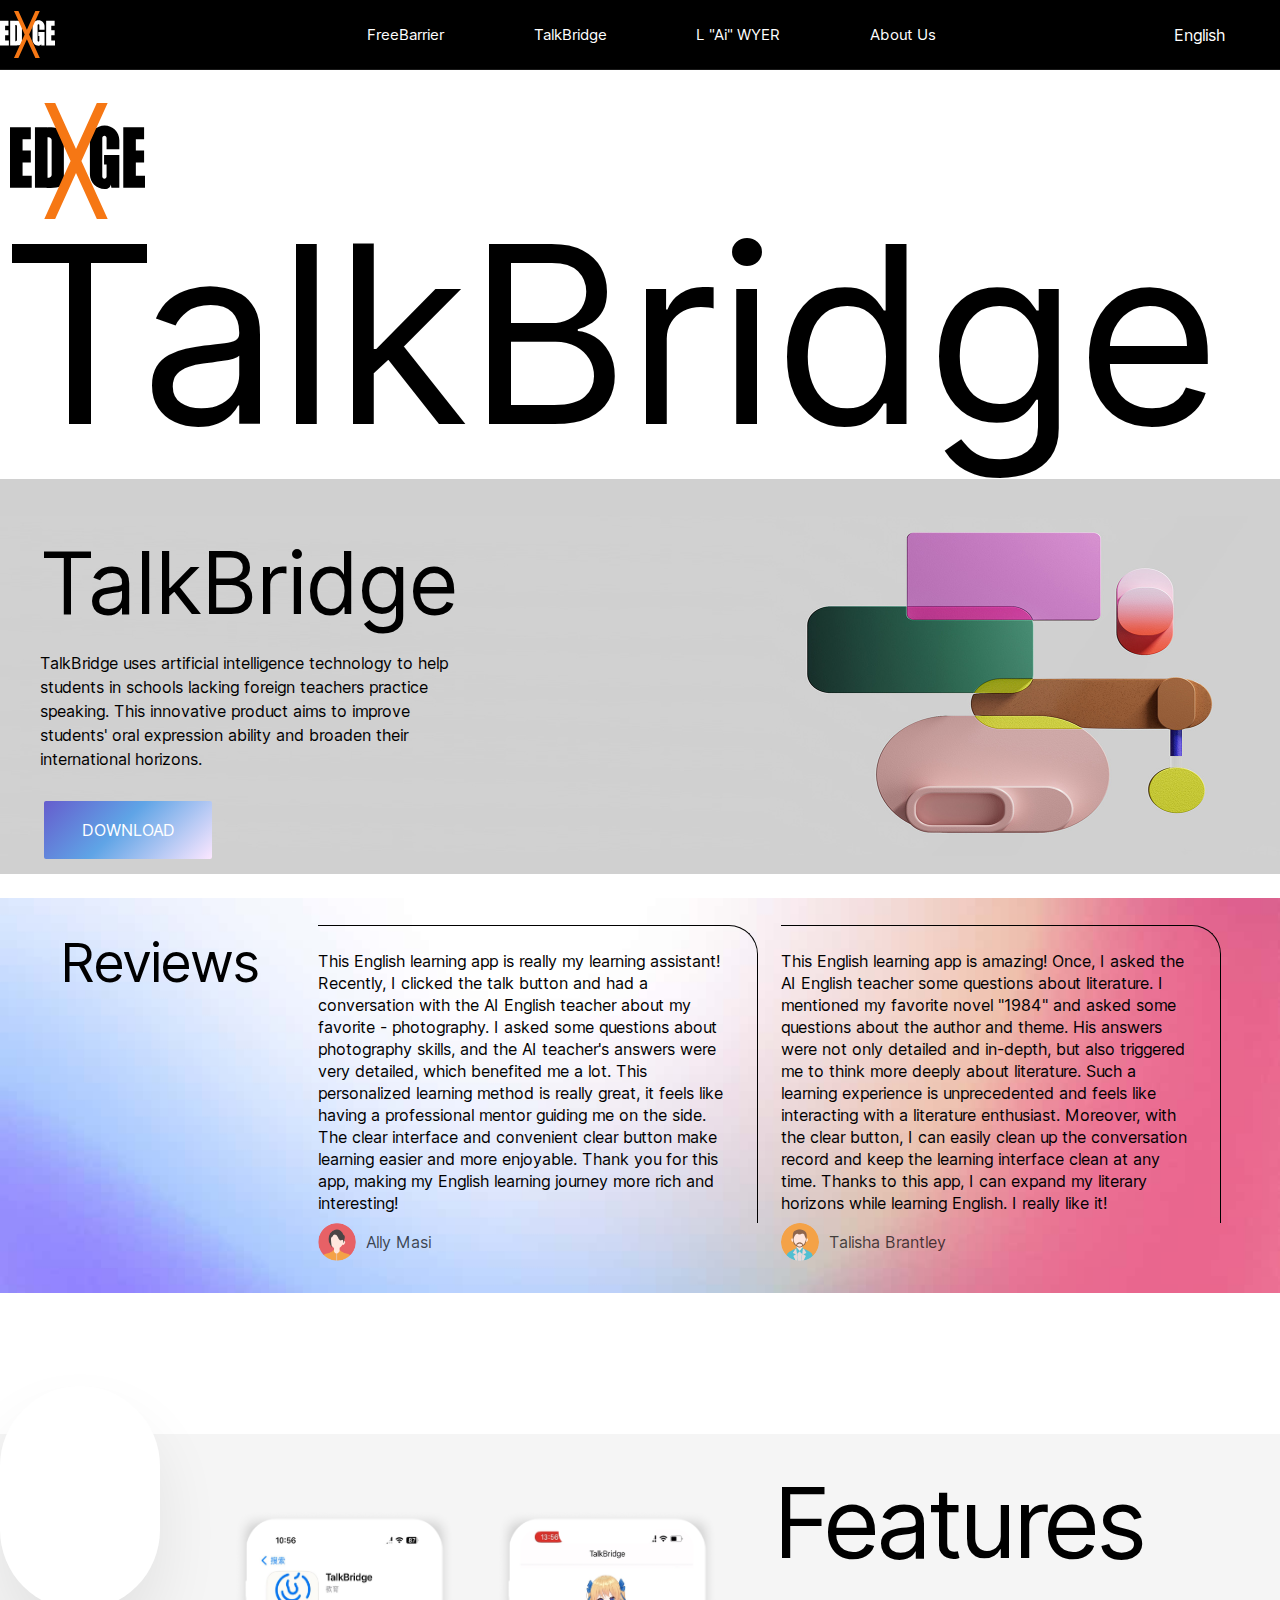
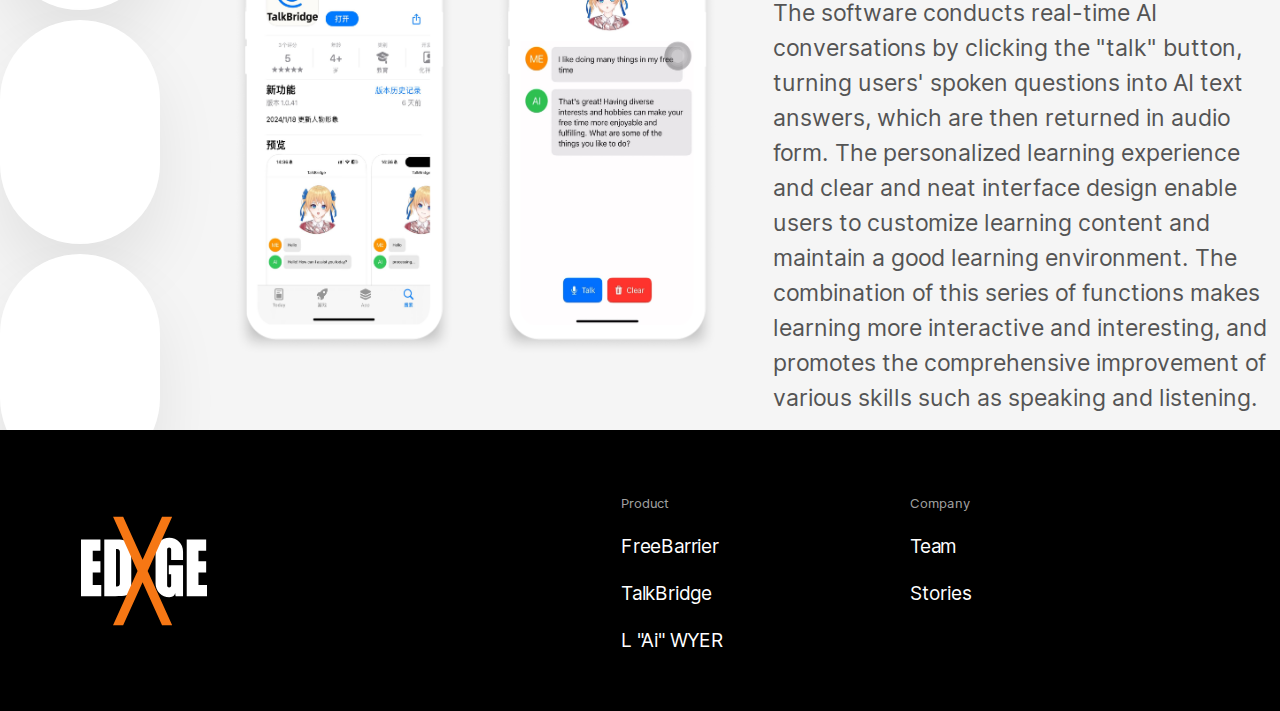
<file: talk-bridge.html>
<!DOCTYPE html><html lang="en"><head><meta charSet="utf-8"/><meta name="viewport" content="width=device-width, initial-scale=1"/><link rel="preload" href="/_next/static/media/c9a5bc6a7c948fb0-s.p.woff2" as="font" crossorigin="" type="font/woff2"/><link rel="preload" as="image" href="/logo_white.svg"/><link rel="preload" as="image" href="/logo_black.svg"/><link rel="preload" as="image" href="/s3card1avatar.png"/><link rel="preload" as="image" href="/s2card3avatar.png"/><link rel="preload" as="image" href="/s2phone1.png"/><link rel="preload" as="image" href="/s2phone2.png"/><link rel="stylesheet" href="/_next/static/css/adb541d4023504cc.css" crossorigin="" data-precedence="next"/><link rel="stylesheet" href="/_next/static/css/8a903bdba73c4bff.css" crossorigin="" data-precedence="next"/><link rel="preload" as="script" fetchPriority="low" href="/_next/static/chunks/webpack-5774f6383cb846d3.js" crossorigin=""/><script src="/_next/static/chunks/fd9d1056-d0916c1928b2dab2.js" async="" crossorigin=""></script><script src="/_next/static/chunks/938-652e71252fee86b5.js" async="" crossorigin=""></script><script src="/_next/static/chunks/main-app-9f782498c3e4d853.js" async="" crossorigin=""></script><script src="/_next/static/chunks/328-6d31d3dc0706b322.js" async=""></script><script src="/_next/static/chunks/app/talk-bridge/page-d2eb134afcec82b7.js" async=""></script><title>EDXGE Tech</title><meta name="description" content="EDXGE Tech"/><link rel="icon" href="/favicon.ico" type="image/x-icon" sizes="48x48"/><meta name="next-size-adjust"/><script src="/_next/static/chunks/polyfills-c67a75d1b6f99dc8.js" crossorigin="" noModule=""></script></head><body class="__className_e66fe9"><div style="background-color:black"><div class="header_bg__rVXxx"><div class="header_container__8fmu3"><img src="/logo_white.svg" alt="logo" class="header_logo__57EiI"/><div class="header_menu__HkMw8"><div class="header_menuItem__UpbRP">FreeBarrier</div><div class="header_menuItem__UpbRP">TalkBridge</div><div class="header_menuItem__UpbRP">L &quot;Ai&quot; WYER</div><div class="header_menuItem__UpbRP">About Us</div></div><div class="header_lang__CjgNA"><div class="header_langSelected__wtEf2">English</div><div class="header_langContent__K6XsH"><div class="header_langContentItem__UoFTi">English</div><div class="header_langContentItem__UoFTi">简体中文</div></div></div></div></div></div><div class="talk-bridge_s1__VQTA0"><div class="talk-bridge_s1container__gSr6s"><img src="/logo_black.svg" class="talk-bridge_s1logo1__EYFiu" alt=""/><div class="talk-bridge_s1title1__6sp0w">TalkBridge</div><div class="talk-bridge_s1card1__dGfJM"><div class="talk-bridge_s1card1title__jfbCR">TalkBridge</div><div class="talk-bridge_s1card1content__mbwNm">TalkBridge uses artificial intelligence technology to help students in schools lacking foreign teachers practice speaking. This innovative product aims to improve students&#x27; oral expression ability and broaden their international horizons.</div><div class="talk-bridge_download__5v8FZ">DOWNLOAD</div></div><div class="talk-bridge_s1cardRow__Rm5l8"><div class="talk-bridge_s1card2__3M4lf"><div class="talk-bridge_s1card2title__Xd1Ut">Reviews</div><div><div class="talk-bridge_s1card2content__bdD3k">This English learning app is really my learning assistant! Recently, I clicked the talk button and had a conversation with the AI English teacher about my favorite - photography. I asked some questions about photography skills, and the AI teacher&#x27;s answers were very detailed, which benefited me a lot. This personalized learning method is really great, it feels like having a professional mentor guiding me on the side. The clear interface and convenient clear button make learning easier and more enjoyable. Thank you for this app, making my English learning journey more rich and interesting!</div><div class="talk-bridge_s1card2avatar__KEu8e"><img class="talk-bridge_s1card2avatarImage__oySll" alt="" src="/s3card1avatar.png"/><div class="talk-bridge_s1card2name__loQHK">Ally Masi</div></div></div><div><div class="talk-bridge_s1card2content__bdD3k">This English learning app is amazing! Once, I asked the AI English teacher some questions about literature. I mentioned my favorite novel &quot;1984&quot; and asked some questions about the author and theme. His answers were not only detailed and in-depth, but also triggered me to think more deeply about literature. Such a learning experience is unprecedented and feels like interacting with a literature enthusiast. Moreover, with the clear button, I can easily clean up the conversation record and keep the learning interface clean at any time. Thanks to this app, I can expand my literary horizons while learning English. I really like it!</div><div class="talk-bridge_s1card2avatar__KEu8e"><img class="talk-bridge_s1card2avatarImage__oySll" alt="" src="/s2card3avatar.png"/><div class="talk-bridge_s1card2name__loQHK">Talisha Brantley</div></div></div></div></div></div></div><div class="talk-bridge_s2__akj8G"><div class="talk-bridge_s2col___4naM"><div class="talk-bridge_s2wrapper__n_xpm"></div><div class="talk-bridge_s2wrapper__n_xpm"></div><div class="talk-bridge_s2wrapper__n_xpm"></div></div><img class="talk-bridge_s2phone1__Qymny" src="/s2phone1.png" alt=""/><img class="talk-bridge_s2phone2__bXGE5" src="/s2phone2.png" alt=""/><div class="talk-bridge_s2col2__IgUFB"><div class="talk-bridge_s2title__TF7U2">Features</div><div class="talk-bridge_s2content___jqW4">The software conducts real-time AI conversations by clicking the &quot;talk&quot; button, turning users&#x27; spoken questions into AI text answers, which are then returned in audio form. The personalized learning experience and clear and neat interface design enable users to customize learning content and maintain a good learning environment. The combination of this series of functions makes learning more interactive and interesting, and promotes the comprehensive improvement of various skills such as speaking and listening.</div></div></div><div class="talk-bridge_s4__Cr89_"><div class="footer_row__TODqG"><img class="footer_logo__3_WEM" src="/logo_white.svg" alt=""/><div class="footer_card__5sTjd"><div class="footer_cardTitle__9lzDs">Product</div><div class="footer_cardItem__S_axP">FreeBarrier</div><div class="footer_cardItem__S_axP">TalkBridge</div><div class="footer_cardItem__S_axP">L &quot;Ai&quot; WYER</div></div><div class="footer_card__5sTjd"><div class="footer_cardTitle__9lzDs">Company</div><div class="footer_cardItem__S_axP">Team</div><div class="footer_cardItem__S_axP">Stories</div></div></div></div><script src="/_next/static/chunks/webpack-5774f6383cb846d3.js" crossorigin="" async=""></script><script>(self.__next_f=self.__next_f||[]).push([0]);self.__next_f.push([2,null])</script><script>self.__next_f.push([1,"1:HL[\"/_next/static/media/c9a5bc6a7c948fb0-s.p.woff2\",\"font\",{\"crossOrigin\":\"\",\"type\":\"font/woff2\"}]\n2:HL[\"/_next/static/css/adb541d4023504cc.css\",\"style\",{\"crossOrigin\":\"\"}]\n0:\"$L3\"\n"])</script><script>self.__next_f.push([1,"4:HL[\"/_next/static/css/8a903bdba73c4bff.css\",\"style\",{\"crossOrigin\":\"\"}]\n"])</script><script>self.__next_f.push([1,"5:I[7690,[],\"\"]\n7:I[7831,[],\"\"]\n8:I[5319,[\"328\",\"static/chunks/328-6d31d3dc0706b322.js\",\"219\",\"static/chunks/app/talk-bridge/page-d2eb134afcec82b7.js\"],\"\"]\n9:I[5613,[],\"\"]\na:I[1778,[],\"\"]\nc:I[8955,[],\"\"]\n"])</script><script>self.__next_f.push([1,"3:[[[\"$\",\"link\",\"0\",{\"rel\":\"stylesheet\",\"href\":\"/_next/static/css/adb541d4023504cc.css\",\"precedence\":\"next\",\"crossOrigin\":\"\"}]],[\"$\",\"$L5\",null,{\"buildId\":\"oVPTcBEghsIC4XJ7VeIJL\",\"assetPrefix\":\"\",\"initialCanonicalUrl\":\"/talk-bridge\",\"initialTree\":[\"\",{\"children\":[\"talk-bridge\",{\"children\":[\"__PAGE__\",{}]}]},\"$undefined\",\"$undefined\",true],\"initialSeedData\":[\"\",{\"children\":[\"talk-bridge\",{\"children\":[\"__PAGE__\",{},[\"$L6\",[\"$\",\"$L7\",null,{\"propsForComponent\":{\"params\":{}},\"Component\":\"$8\",\"isStaticGeneration\":true}],null]]},[\"$\",\"$L9\",null,{\"parallelRouterKey\":\"children\",\"segmentPath\":[\"children\",\"talk-bridge\",\"children\"],\"loading\":\"$undefined\",\"loadingStyles\":\"$undefined\",\"loadingScripts\":\"$undefined\",\"hasLoading\":false,\"error\":\"$undefined\",\"errorStyles\":\"$undefined\",\"errorScripts\":\"$undefined\",\"template\":[\"$\",\"$La\",null,{}],\"templateStyles\":\"$undefined\",\"templateScripts\":\"$undefined\",\"notFound\":\"$undefined\",\"notFoundStyles\":\"$undefined\",\"styles\":[[\"$\",\"link\",\"0\",{\"rel\":\"stylesheet\",\"href\":\"/_next/static/css/8a903bdba73c4bff.css\",\"precedence\":\"next\",\"crossOrigin\":\"\"}]]}]]},[null,[\"$\",\"html\",null,{\"lang\":\"en\",\"children\":[\"$\",\"body\",null,{\"className\":\"__className_e66fe9\",\"children\":[\"$\",\"$L9\",null,{\"parallelRouterKey\":\"children\",\"segmentPath\":[\"children\"],\"loading\":\"$undefined\",\"loadingStyles\":\"$undefined\",\"loadingScripts\":\"$undefined\",\"hasLoading\":false,\"error\":\"$undefined\",\"errorStyles\":\"$undefined\",\"errorScripts\":\"$undefined\",\"template\":[\"$\",\"$La\",null,{}],\"templateStyles\":\"$undefined\",\"templateScripts\":\"$undefined\",\"notFound\":[[\"$\",\"title\",null,{\"children\":\"404: This page could not be found.\"}],[\"$\",\"div\",null,{\"style\":{\"fontFamily\":\"system-ui,\\\"Segoe UI\\\",Roboto,Helvetica,Arial,sans-serif,\\\"Apple Color Emoji\\\",\\\"Segoe UI Emoji\\\"\",\"height\":\"100vh\",\"textAlign\":\"center\",\"display\":\"flex\",\"flexDirection\":\"column\",\"alignItems\":\"center\",\"justifyContent\":\"center\"},\"children\":[\"$\",\"div\",null,{\"children\":[[\"$\",\"style\",null,{\"dangerouslySetInnerHTML\":{\"__html\":\"body{color:#000;background:#fff;margin:0}.next-error-h1{border-right:1px solid rgba(0,0,0,.3)}@media (prefers-color-scheme:dark){body{color:#fff;background:#000}.next-error-h1{border-right:1px solid rgba(255,255,255,.3)}}\"}}],[\"$\",\"h1\",null,{\"className\":\"next-error-h1\",\"style\":{\"display\":\"inline-block\",\"margin\":\"0 20px 0 0\",\"padding\":\"0 23px 0 0\",\"fontSize\":24,\"fontWeight\":500,\"verticalAlign\":\"top\",\"lineHeight\":\"49px\"},\"children\":\"404\"}],[\"$\",\"div\",null,{\"style\":{\"display\":\"inline-block\"},\"children\":[\"$\",\"h2\",null,{\"style\":{\"fontSize\":14,\"fontWeight\":400,\"lineHeight\":\"49px\",\"margin\":0},\"children\":\"This page could not be found.\"}]}]]}]}]],\"notFoundStyles\":[],\"styles\":null}]}]}],null]],\"initialHead\":[false,\"$Lb\"],\"globalErrorComponent\":\"$c\"}]]\n"])</script><script>self.__next_f.push([1,"b:[[\"$\",\"meta\",\"0\",{\"name\":\"viewport\",\"content\":\"width=device-width, initial-scale=1\"}],[\"$\",\"meta\",\"1\",{\"charSet\":\"utf-8\"}],[\"$\",\"title\",\"2\",{\"children\":\"EDXGE Tech\"}],[\"$\",\"meta\",\"3\",{\"name\":\"description\",\"content\":\"EDXGE Tech\"}],[\"$\",\"link\",\"4\",{\"rel\":\"icon\",\"href\":\"/favicon.ico\",\"type\":\"image/x-icon\",\"sizes\":\"48x48\"}],[\"$\",\"meta\",\"5\",{\"name\":\"next-size-adjust\"}]]\n6:null\n"])</script><script>self.__next_f.push([1,""])</script></body></html>
</file>
<file: _next/static/css/adb541d4023504cc.css>
@font-face{font-family:__Inter_e66fe9;font-style:normal;font-weight:100 900;font-display:swap;src:url(/_next/static/media/ec159349637c90ad-s.woff2) format("woff2");unicode-range:U+0460-052f,U+1c80-1c88,U+20b4,U+2de0-2dff,U+a640-a69f,U+fe2e-fe2f}@font-face{font-family:__Inter_e66fe9;font-style:normal;font-weight:100 900;font-display:swap;src:url(/_next/static/media/513657b02c5c193f-s.woff2) format("woff2");unicode-range:U+0301,U+0400-045f,U+0490-0491,U+04b0-04b1,U+2116}@font-face{font-family:__Inter_e66fe9;font-style:normal;font-weight:100 900;font-display:swap;src:url(/_next/static/media/fd4db3eb5472fc27-s.woff2) format("woff2");unicode-range:U+1f??}@font-face{font-family:__Inter_e66fe9;font-style:normal;font-weight:100 900;font-display:swap;src:url(/_next/static/media/51ed15f9841b9f9d-s.woff2) format("woff2");unicode-range:U+0370-03ff}@font-face{font-family:__Inter_e66fe9;font-style:normal;font-weight:100 900;font-display:swap;src:url(/_next/static/media/05a31a2ca4975f99-s.woff2) format("woff2");unicode-range:U+0102-0103,U+0110-0111,U+0128-0129,U+0168-0169,U+01a0-01a1,U+01af-01b0,U+0300-0301,U+0303-0304,U+0308-0309,U+0323,U+0329,U+1ea0-1ef9,U+20ab}@font-face{font-family:__Inter_e66fe9;font-style:normal;font-weight:100 900;font-display:swap;src:url(/_next/static/media/d6b16ce4a6175f26-s.woff2) format("woff2");unicode-range:U+0100-02af,U+0304,U+0308,U+0329,U+1e00-1e9f,U+1ef2-1eff,U+2020,U+20a0-20ab,U+20ad-20cf,U+2113,U+2c60-2c7f,U+a720-a7ff}@font-face{font-family:__Inter_e66fe9;font-style:normal;font-weight:100 900;font-display:swap;src:url(/_next/static/media/c9a5bc6a7c948fb0-s.p.woff2) format("woff2");unicode-range:U+00??,U+0131,U+0152-0153,U+02bb-02bc,U+02c6,U+02da,U+02dc,U+0304,U+0308,U+0329,U+2000-206f,U+2074,U+20ac,U+2122,U+2191,U+2193,U+2212,U+2215,U+feff,U+fffd}@font-face{font-family:__Inter_Fallback_e66fe9;src:local("Arial");ascent-override:90.20%;descent-override:22.48%;line-gap-override:0.00%;size-adjust:107.40%}.__className_e66fe9{font-family:__Inter_e66fe9,__Inter_Fallback_e66fe9;font-style:normal}

/*
! tailwindcss v3.4.0 | MIT License | https://tailwindcss.com
*/*,:after,:before{box-sizing:border-box;border:0 solid #e5e7eb}:after,:before{--tw-content:""}:host,html{line-height:1.5;-webkit-text-size-adjust:100%;-moz-tab-size:4;-o-tab-size:4;tab-size:4;font-family:ui-sans-serif,system-ui,sans-serif,Apple Color Emoji,Segoe UI Emoji,Segoe UI Symbol,Noto Color Emoji;font-feature-settings:normal;font-variation-settings:normal;-webkit-tap-highlight-color:transparent}body{margin:0;line-height:inherit}hr{height:0;color:inherit;border-top-width:.0625rem}abbr:where([title]){-webkit-text-decoration:underline dotted;text-decoration:underline dotted}h1,h2,h3,h4,h5,h6{font-size:inherit;font-weight:inherit}a{color:inherit;text-decoration:inherit}b,strong{font-weight:bolder}code,kbd,pre,samp{font-family:ui-monospace,SFMono-Regular,Menlo,Monaco,Consolas,Liberation Mono,Courier New,monospace;font-feature-settings:normal;font-variation-settings:normal;font-size:1em}small{font-size:80%}sub,sup{font-size:75%;line-height:0;position:relative;vertical-align:baseline}sub{bottom:-.25em}sup{top:-.5em}table{text-indent:0;border-color:inherit;border-collapse:collapse}button,input,optgroup,select,textarea{font-family:inherit;font-feature-settings:inherit;font-variation-settings:inherit;font-size:100%;font-weight:inherit;line-height:inherit;color:inherit;margin:0;padding:0}button,select{text-transform:none}[type=button],[type=reset],[type=submit],button{-webkit-appearance:button;background-color:transparent;background-image:none}:-moz-focusring{outline:auto}:-moz-ui-invalid{box-shadow:none}progress{vertical-align:baseline}::-webkit-inner-spin-button,::-webkit-outer-spin-button{height:auto}[type=search]{-webkit-appearance:textfield;outline-offset:-.125rem}::-webkit-search-decoration{-webkit-appearance:none}::-webkit-file-upload-button{-webkit-appearance:button;font:inherit}summary{display:list-item}blockquote,dd,dl,figure,h1,h2,h3,h4,h5,h6,hr,p,pre{margin:0}fieldset{margin:0}fieldset,legend{padding:0}menu,ol,ul{list-style:none;margin:0;padding:0}dialog{padding:0}textarea{resize:vertical}input::-moz-placeholder,textarea::-moz-placeholder{opacity:1;color:#9ca3af}input::placeholder,textarea::placeholder{opacity:1;color:#9ca3af}[role=button],button{cursor:pointer}:disabled{cursor:default}audio,canvas,embed,iframe,img,object,svg,video{display:block;vertical-align:middle}img,video{max-width:100%;height:auto}[hidden]{display:none}*,:after,:before{--tw-border-spacing-x:0;--tw-border-spacing-y:0;--tw-translate-x:0;--tw-translate-y:0;--tw-rotate:0;--tw-skew-x:0;--tw-skew-y:0;--tw-scale-x:1;--tw-scale-y:1;--tw-pan-x: ;--tw-pan-y: ;--tw-pinch-zoom: ;--tw-scroll-snap-strictness:proximity;--tw-gradient-from-position: ;--tw-gradient-via-position: ;--tw-gradient-to-position: ;--tw-ordinal: ;--tw-slashed-zero: ;--tw-numeric-figure: ;--tw-numeric-spacing: ;--tw-numeric-fraction: ;--tw-ring-inset: ;--tw-ring-offset-width:0;--tw-ring-offset-color:#fff;--tw-ring-color:rgba(59,130,246,.5);--tw-ring-offset-shadow:0 0 #0000;--tw-ring-shadow:0 0 #0000;--tw-shadow:0 0 #0000;--tw-shadow-colored:0 0 #0000;--tw-blur: ;--tw-brightness: ;--tw-contrast: ;--tw-grayscale: ;--tw-hue-rotate: ;--tw-invert: ;--tw-saturate: ;--tw-sepia: ;--tw-drop-shadow: ;--tw-backdrop-blur: ;--tw-backdrop-brightness: ;--tw-backdrop-contrast: ;--tw-backdrop-grayscale: ;--tw-backdrop-hue-rotate: ;--tw-backdrop-invert: ;--tw-backdrop-opacity: ;--tw-backdrop-saturate: ;--tw-backdrop-sepia: }::backdrop{--tw-border-spacing-x:0;--tw-border-spacing-y:0;--tw-translate-x:0;--tw-translate-y:0;--tw-rotate:0;--tw-skew-x:0;--tw-skew-y:0;--tw-scale-x:1;--tw-scale-y:1;--tw-pan-x: ;--tw-pan-y: ;--tw-pinch-zoom: ;--tw-scroll-snap-strictness:proximity;--tw-gradient-from-position: ;--tw-gradient-via-position: ;--tw-gradient-to-position: ;--tw-ordinal: ;--tw-slashed-zero: ;--tw-numeric-figure: ;--tw-numeric-spacing: ;--tw-numeric-fraction: ;--tw-ring-inset: ;--tw-ring-offset-width:0;--tw-ring-offset-color:#fff;--tw-ring-color:rgba(59,130,246,.5);--tw-ring-offset-shadow:0 0 #0000;--tw-ring-shadow:0 0 #0000;--tw-shadow:0 0 #0000;--tw-shadow-colored:0 0 #0000;--tw-blur: ;--tw-brightness: ;--tw-contrast: ;--tw-grayscale: ;--tw-hue-rotate: ;--tw-invert: ;--tw-saturate: ;--tw-sepia: ;--tw-drop-shadow: ;--tw-backdrop-blur: ;--tw-backdrop-brightness: ;--tw-backdrop-contrast: ;--tw-backdrop-grayscale: ;--tw-backdrop-hue-rotate: ;--tw-backdrop-invert: ;--tw-backdrop-opacity: ;--tw-backdrop-saturate: ;--tw-backdrop-sepia: }.container{width:100%}@media (min-width:640px){.container{max-width:40rem}}@media (min-width:768px){.container{max-width:48rem}}@media (min-width:1024px){.container{max-width:64rem}}@media (min-width:1280px){.container{max-width:80rem}}@media (min-width:1536px){.container{max-width:96rem}}
</file>
<file: _next/static/css/e8e05d91c4c225ad.css>
.footer_row__TODqG{display:flex;justify-content:center}.footer_logo__3_WEM{width:7.875rem;margin-right:25.875rem;cursor:pointer}.footer_card__5sTjd{width:18.0625rem;height:9.625rem}.footer_cardTitle__9lzDs{color:hsla(0,0%,100%,.65);font-size:.8125rem;font-weight:400;line-height:1.125rem}.footer_cardItem__S_axP{margin-top:1.4375rem;color:#fff;font-size:1.1875rem;font-weight:400;line-height:1.5rem;letter-spacing:-.0125rem;cursor:pointer}.header_bg__rVXxx{height:4.375rem;top:2rem;display:flex;justify-content:center;border-bottom:.0625rem solid hsla(0,0%,100%,.1);background-color:#000}.header_container__8fmu3{width:80rem;height:100%;color:#fff;display:flex;justify-content:space-between;align-items:center;z-index:999}.header_logo__57EiI{width:3.4375rem;cursor:pointer}.header_menu__HkMw8{display:flex;justify-content:space-around;width:41.125rem;height:100%;margin-left:8.125rem}.header_menuItem__UpbRP{height:100%;font-size:.9375rem;font-weight:400;line-height:1.3125rem;display:flex;align-items:center;cursor:pointer}.header_lang__CjgNA{width:10.125rem;height:3.25rem;justify-content:center;align-items:center;position:relative;display:inline-block}.header_langSelected__wtEf2{color:#fff;display:flex;width:100%;height:100%;justify-content:center;align-items:center;cursor:pointer}.header_langContent__K6XsH{color:#fff;background-color:#000;display:none;position:absolute}.header_lang__CjgNA:hover .header_langContent__K6XsH{display:block}.header_langContentItem__UoFTi{width:10.125rem;height:3.25rem;display:flex;justify-content:center;align-items:center}.header_langContentItem__UoFTi:hover{background-color:#ff7101;cursor:pointer}.app_s0__xvly4{width:100%;height:70.1875rem;background:url(/s1bg2.png) no-repeat 50%;background-size:cover;display:flex;justify-content:center;align-items:center}.app_s0logo__8GQzu{height:27.125rem}.app_s0content__BKtNs{width:54.375rem;color:hsla(0,0%,100%,.7);font-size:1.8125rem;font-weight:400;line-height:2.3125rem;margin-left:2.5rem}.app_s1__nnIwr{background-color:#000;padding-bottom:9.5625rem;padding-top:2rem}.app_s1titleRow__4uP_n{display:flex;justify-content:center;align-items:center;height:8.75rem}.app_s1logo1__pC13Z{height:100%;width:6.875rem}.app_s1title1__4nvAq{color:#fff;text-align:center;font-size:6.4375rem;font-weight:400;line-height:7.5625rem;letter-spacing:-.125rem;margin-left:1.25rem}.app_row__DmZqt{width:100%;display:flex;justify-content:center;position:relative}.app_s1desc__7qJVt{width:68.625rem;color:hsla(0,0%,100%,.7);text-align:center;font-size:1.5rem;font-weight:400;line-height:1.9375rem;z-index:1}.app_s1playButton__GNVDo{height:3.125rem;margin-top:1.5625rem;display:flex;padding:.8125rem 1.375rem .8125rem 1.5625rem;justify-content:center;align-items:center;gap:.5rem;border-radius:4rem;border:.0625rem solid hsla(0,0%,100%,.2);color:#fff;text-align:center;font-size:1rem;font-weight:400;line-height:0;z-index:1;cursor:pointer}.app_s1bg1__M3rL_{position:absolute;width:90rem;height:51.5rem;background:url(/s1bg1.png) no-repeat 50% fixed;background-size:cover;top:-12.5rem}.app_s1cover__UGeef{width:67.8125rem;height:37.8125rem;z-index:1;background:url(/s1cover.png) no-repeat 100% 100%;border-radius:.9375rem;position:relative;cursor:pointer}.app_s1coverLogo__jlqT_{position:absolute;width:2.3125rem;left:1.5625rem;top:1.375rem}.app_s1coverTitle__NFP4M{left:4.375rem;top:1.25rem;color:#fff;font-size:1.75rem;line-height:2.0625rem;letter-spacing:-.03394rem}.app_s1coverButton__KT2Q8,.app_s1coverTitle__NFP4M{position:absolute;text-align:center;font-style:normal;font-weight:400}.app_s1coverButton__KT2Q8{right:5.4375rem;bottom:4.25rem;display:inline-flex;height:3.5rem;padding:0 1.0625rem;justify-content:center;align-items:center;border-radius:4.5rem;border:.0625rem solid #ff7101;color:#ff7101;font-size:2.0625rem;line-height:0}.app_s2logo1__aBrNN{width:12.125rem;height:8.9375rem;margin-top:2.0625rem}.app_s2title1__f7zy9{color:#000;font-size:15.5rem;line-height:14.375rem;font-weight:400;letter-spacing:-.125rem}.app_s2__dXx4I{display:flex;justify-content:center;padding-bottom:2.3125rem}.app_s2container__kpsfb{width:80rem}.app_s2card1__nFbDB{width:100%;height:24.6875rem;margin-top:1.875rem;background-image:url(/s2bg1.jpeg);background-size:cover;position:relative}.app_s2card1title__jzrZh{position:absolute;left:2.5rem;top:2.5rem;color:#000;font-size:5.375rem;font-weight:400;letter-spacing:-.0625rem}.app_s2card1content__mjiYZ{position:absolute;width:26.375rem;height:6.5rem;left:2.5rem;top:10.75rem}.app_s2cardRow__WsyPa{display:flex;justify-content:space-between;margin-top:1.5rem}.app_s2bg2__XAXqT{width:39.25rem}.app_s2card3__V8uqt{width:39.25rem;height:24.6875rem;background-image:url(/s2bg3.jpeg);background-size:cover;position:relative}.app_s2card3title__k_Hqs{position:absolute;left:1.25rem;top:2.4375rem;color:#000;font-size:3.375rem;font-weight:400;line-height:3.1875rem;letter-spacing:-.125rem}.app_s2card3content__thnvg{position:absolute;width:23.125rem;left:15rem;top:1.6875rem;padding:1.5rem 1.5rem 0 0;border-radius:0 1.8125rem 0 0;border-top:.0625rem solid #000;border-right:.0625rem solid #000;font-size:.875rem;font-weight:400;line-height:1.1875rem}.app_s2card3avatar__qiE_r{position:absolute;left:15.375rem;top:19.375rem;display:flex;justify-content:space-around;align-items:center}.app_s2card3avatarImage__eGEWr{width:2.375rem;height:2.375rem;border-radius:50%}.app_s2card3name__xF0eV{color:rgba(0,0,0,.7);font-size:1rem;font-weight:400;line-height:1.3125rem;margin-left:.625rem}.app_s2button__MYctV{margin-top:1.25rem;display:inline-flex;padding:.8125rem 1.5625rem .8125rem 2.4375rem;justify-content:flex-end;align-items:center;gap:1.625rem;border-radius:4rem;border:.0625rem solid rgba(0,0,0,.1);cursor:pointer}.app_s3__rASW2{width:100%;position:relative;padding-top:9rem;background:url(/s3bg1.jpeg) no-repeat;background-size:100% 100%}.app_s3card1__VYN2u{width:90rem;height:39.25rem;background:rgba(0,0,0,.3);padding-left:5rem;padding-right:5rem}.app_s3card1logo__8ecgO{width:10.625rem;height:10.9375rem;margin-top:5rem}.app_s3card1title__xnPJ_{margin-top:3.75rem;color:#fff;font-size:15.375rem;font-weight:400;line-height:13.75rem;letter-spacing:-.625rem}.app_s3card2__s4pVN{width:90rem;height:39.125rem;background:rgba(0,0,0,.3);padding-left:5.6875rem;padding-right:5.6875rem;position:relative;top:-5.625rem}.app_s3card2title__L558Q{margin-top:8.75rem;color:#fff;font-size:3.5rem;font-weight:400;line-height:4.125rem;letter-spacing:-.125rem}.app_s3card2content__sWjWP{margin-top:2.625rem;width:43.375rem;color:hsla(0,0%,100%,.65);font-size:1.375rem;font-weight:400;line-height:1.9375rem}.app_s3card2button__7Y_nE{color:#fff;margin-top:2.625rem;display:inline-flex;padding:.8125rem 1.5625rem .8125rem 2.4375rem;justify-content:flex-end;align-items:center;gap:1.625rem;border-radius:4rem;border:.0625rem solid #fff;cursor:pointer}.app_s3card2arrow__Mt0DE{width:1.5rem;height:1.5rem}.app_s3card2phone__fwH8w{right:6.9375rem;top:3.125rem;position:absolute;width:17rem;height:35.9375rem;transform:rotate(11.682deg)}.app_s4__tdIPI{height:22.8125rem;padding-top:6.625rem;background-color:#000}
</file>
<file: _next/static/css/84753fdabed4b6a2.css>
.footer_row__TODqG{display:flex;justify-content:center}.footer_logo__3_WEM{width:7.875rem;margin-right:25.875rem;cursor:pointer}.footer_card__5sTjd{width:18.0625rem;height:9.625rem}.footer_cardTitle__9lzDs{color:hsla(0,0%,100%,.65);font-size:.8125rem;font-weight:400;line-height:1.125rem}.footer_cardItem__S_axP{margin-top:1.4375rem;color:#fff;font-size:1.1875rem;font-weight:400;line-height:1.5rem;letter-spacing:-.0125rem;cursor:pointer}.header_bg__rVXxx{height:4.375rem;top:2rem;display:flex;justify-content:center;border-bottom:.0625rem solid hsla(0,0%,100%,.1);background-color:#000}.header_container__8fmu3{width:80rem;height:100%;color:#fff;display:flex;justify-content:space-between;align-items:center;z-index:999}.header_logo__57EiI{width:3.4375rem;cursor:pointer}.header_menu__HkMw8{display:flex;justify-content:space-around;width:41.125rem;height:100%;margin-left:8.125rem}.header_menuItem__UpbRP{height:100%;font-size:.9375rem;font-weight:400;line-height:1.3125rem;display:flex;align-items:center;cursor:pointer}.header_lang__CjgNA{width:10.125rem;height:3.25rem;justify-content:center;align-items:center;position:relative;display:inline-block}.header_langSelected__wtEf2{color:#fff;display:flex;width:100%;height:100%;justify-content:center;align-items:center;cursor:pointer}.header_langContent__K6XsH{color:#fff;background-color:#000;display:none;position:absolute}.header_lang__CjgNA:hover .header_langContent__K6XsH{display:block}.header_langContentItem__UoFTi{width:10.125rem;height:3.25rem;display:flex;justify-content:center;align-items:center}.header_langContentItem__UoFTi:hover{background-color:#ff7101;cursor:pointer}.about-us_s1__0Tc4K{background-color:#000;padding-bottom:9.5625rem}.about-us_s1titleRow__bDL0c{display:flex;justify-content:center;margin-top:5.75rem}.about-us_s1title__VUjcl{width:21.5rem;margin-top:.75rem;color:#fff;font-size:4.625rem;font-weight:400;line-height:5.4375rem;letter-spacing:-.08988rem;z-index:999}.about-us_row__ng23U{width:100%;display:flex;justify-content:center;position:relative}.about-us_s1desc__akjg1{display:flex;width:45.625rem;height:14.125rem;flex-direction:column;justify-content:center;color:hsla(0,0%,100%,.7);font-size:1.5rem;font-weight:400;line-height:1.9375rem;z-index:999}.about-us_s1bg1__np3ZG{position:absolute;width:90rem;height:51.5rem;background:url(/s1bg1.png) no-repeat 50% fixed;background-size:cover;top:-12.5rem}.about-us_s1cover__7V16m{width:67.8125rem;height:38.375rem;z-index:1;background:url(/s1bg2.png) no-repeat 100% 100%;border-radius:.9375rem;position:relative}.about-us_s1coverLogo__y_vxo{position:absolute;height:6.875rem;left:20rem;top:15.625rem}.about-us_s1coverTitle__6bg_B{color:#fff;text-align:center;font-size:4.75rem;font-weight:400;line-height:5.5625rem;letter-spacing:-.09194rem;position:absolute;left:29.0625rem;top:16rem}.about-us_s2__BTYBq{padding-bottom:9.3125rem}.about-us_s2title__pwsva{color:#000;font-size:7.625rem;font-weight:400;line-height:6.875rem;letter-spacing:-.29856rem;margin-left:25.25rem;margin-top:6.0625rem}.about-us_s2card__7bvIx{width:100%;display:flex;justify-content:center;margin-top:5.1875rem}.about-us_s2cardAvatar__w9eYU{width:17.0625rem}.about-us_s2cardWrapper__2IVBN{margin-left:4.3125rem;width:48.3125rem;display:flex;flex-direction:column;justify-content:flex-start}.about-us_s2cardName__hRuRN{color:#000;font-size:3.25rem;font-weight:400;line-height:3.8125rem}.about-us_s2cardJob__1aAOu{color:#000;font-size:1.875rem;font-weight:400;line-height:2.1875rem;margin-top:.4375rem}.about-us_s2cardDesc__G3nme{color:#5e5e5e;font-size:1.5625rem;font-weight:400;line-height:2.1875rem;margin-top:.875rem}.about-us_s2title2__SP5y_{margin-left:22.125rem;margin-top:11.25rem;color:#000;font-size:7.625rem;font-weight:400;line-height:6.875rem;letter-spacing:-.29856rem}.about-us_s2bg5__Yq57t{width:68.75rem;height:18.75rem;border-radius:10.5625rem;margin-top:3.5rem}.about-us_s2col__MDQIs{display:flex;flex-direction:column;justify-content:start;width:70.25rem}.about-us_s2bg5row__hNbCP{display:flex;align-items:center;margin-top:2.5625rem}.about-us_s2bg5title__wWTS5{margin-left:1.375rem;color:#000;font-size:1.75rem;font-weight:400;line-height:2.625rem}.about-us_s2bg5desc__SgTy1{width:70.25rem;color:#494949;font-size:1.5625rem;font-weight:300;line-height:2.625rem}.about-us_s3__x2_jW{background:url(/s3bg3.jpeg) no-repeat;background-size:100% 100%;padding-top:3.6875rem;padding-bottom:3.6875rem}.about-us_s3title__ShEQt{color:#fff;font-size:4.9375rem;font-weight:400;letter-spacing:-.16675rem}.about-us_s3col__bGGtN{display:flex;flex-direction:column;margin-left:4.375rem}.about-us_s3colItem__XK5NU{color:hsla(0,0%,100%,.5);font-size:1.4375rem;font-weight:400;width:48.5rem;height:3.5625rem;padding:.5625rem 0 .875rem;border-bottom:.1875rem solid #fff}.about-us_s4__EvQBx{width:100%;height:23.5rem;background-color:#000;display:flex;justify-content:center;align-items:center}
</file>
<file: _next/static/css/c5620056a030e4dd.css>
.footer_row__TODqG{display:flex;justify-content:center}.footer_logo__3_WEM{width:7.875rem;margin-right:25.875rem;cursor:pointer}.footer_card__5sTjd{width:18.0625rem;height:9.625rem}.footer_cardTitle__9lzDs{color:hsla(0,0%,100%,.65);font-size:.8125rem;font-weight:400;line-height:1.125rem}.footer_cardItem__S_axP{margin-top:1.4375rem;color:#fff;font-size:1.1875rem;font-weight:400;line-height:1.5rem;letter-spacing:-.0125rem;cursor:pointer}.header_bg__rVXxx{height:4.375rem;top:2rem;display:flex;justify-content:center;border-bottom:.0625rem solid hsla(0,0%,100%,.1);background-color:#000}.header_container__8fmu3{width:80rem;height:100%;color:#fff;display:flex;justify-content:space-between;align-items:center;z-index:999}.header_logo__57EiI{width:3.4375rem;cursor:pointer}.header_menu__HkMw8{display:flex;justify-content:space-around;width:41.125rem;height:100%;margin-left:8.125rem}.header_menuItem__UpbRP{height:100%;font-size:.9375rem;font-weight:400;line-height:1.3125rem;display:flex;align-items:center;cursor:pointer}.header_lang__CjgNA{width:10.125rem;height:3.25rem;justify-content:center;align-items:center;position:relative;display:inline-block}.header_langSelected__wtEf2{color:#fff;display:flex;width:100%;height:100%;justify-content:center;align-items:center;cursor:pointer}.header_langContent__K6XsH{color:#fff;background-color:#000;display:none;position:absolute}.header_lang__CjgNA:hover .header_langContent__K6XsH{display:block}.header_langContentItem__UoFTi{width:10.125rem;height:3.25rem;display:flex;justify-content:center;align-items:center}.header_langContentItem__UoFTi:hover{background-color:#ff7101;cursor:pointer}.l-ai-wyer_row___cGV2{width:100%;display:flex;justify-content:center;position:relative}.l-ai-wyer_s1__av_Yy{width:100%;position:relative;padding-top:9rem;background:url(/s3bg1.jpeg) no-repeat;background-size:100% 100%}.l-ai-wyer_s1card1__33Q6u{width:90rem;height:39.25rem;background:rgba(0,0,0,.3);padding-left:5rem;padding-right:5rem}.l-ai-wyer_s1card1logo__bcjNO{width:10.625rem;height:10.9375rem;margin-top:5rem}.l-ai-wyer_s1card1title__j_15B{margin-top:3.75rem;color:#fff;font-size:15.375rem;font-weight:400;line-height:13.75rem;letter-spacing:-.625rem}.l-ai-wyer_s1card2__Hdt6S{width:90rem;height:39.125rem;background:rgba(0,0,0,.3);padding-left:5.6875rem;padding-right:5.6875rem;position:relative;top:-5.625rem}.l-ai-wyer_s1card2title__TjNT2{margin-top:8.75rem;color:#fff;font-size:3.5rem;font-weight:400;line-height:4.125rem;letter-spacing:-.125rem}.l-ai-wyer_s1card2content__jXCfQ{margin-top:2.625rem;width:43.375rem;color:hsla(0,0%,100%,.65);font-size:1.375rem;font-weight:400;line-height:1.9375rem}.l-ai-wyer_s1card2phone__sqoZu{right:6.9375rem;top:3.125rem;position:absolute;width:17rem;height:35.9375rem;transform:rotate(11.682deg)}.l-ai-wyer_s2__ewmov{width:100%;height:58.1875rem;display:flex;justify-content:center;align-items:center;background-color:#f5f5f5}.l-ai-wyer_s2phone__r5gUG{width:21rem;height:45.4375rem;border-radius:2.25rem}.l-ai-wyer_s2wrapper__cLHlj{margin-left:10.0625rem;width:48rem;height:100%;display:flex;flex-direction:column;justify-content:center}.l-ai-wyer_s2title__F3wBZ{color:#000;font-size:6.125rem;font-weight:400;line-height:6.5625rem;letter-spacing:-.25563rem}.l-ai-wyer_s2content__Wdfif{color:#000;font-size:1.375rem;font-weight:400;line-height:1.8125rem;margin-top:1.9375rem}.l-ai-wyer_s3__g06h6{background:url(/s3bg3.jpeg) no-repeat;background-size:100% 100%;padding-top:7.125rem}.l-ai-wyer_s3title__snjXC{width:38.375rem;margin-right:41.25rem;color:#fff;font-size:7.5625rem;font-weight:400;line-height:7.1875rem;letter-spacing:-.3125rem}.l-ai-wyer_s3card__ipIIn{padding:2.5625rem 2.5625rem 0 0;align-items:center;border-radius:0 3rem 0 0;border-top:.0625rem solid #fff;border-right:.0625rem solid #fff;width:38.375rem;margin-left:1rem;margin-right:1rem}.l-ai-wyer_s3cardContent__PtOKl{width:35.125rem;color:#fff;font-size:1.4375rem;font-weight:400;line-height:1.9375rem}.l-ai-wyer_s3cardRow__83qSt{display:flex;align-items:center;padding-bottom:7rem}.l-ai-wyer_s3cardAvatar__p_PiG{width:4rem;height:4rem;margin-top:1.0625rem;margin-right:1rem;border-radius:50%}.l-ai-wyer_s3cardName__edcer{color:#fff;font-size:1.1875rem;font-weight:400;line-height:1.625rem}.l-ai-wyer_s4__D1Exk{height:22.8125rem;padding-top:6.625rem;background-color:#000}
</file>
<file: _next/static/css/8a903bdba73c4bff.css>
.footer_row__TODqG{display:flex;justify-content:center}.footer_logo__3_WEM{width:7.875rem;margin-right:25.875rem;cursor:pointer}.footer_card__5sTjd{width:18.0625rem;height:9.625rem}.footer_cardTitle__9lzDs{color:hsla(0,0%,100%,.65);font-size:.8125rem;font-weight:400;line-height:1.125rem}.footer_cardItem__S_axP{margin-top:1.4375rem;color:#fff;font-size:1.1875rem;font-weight:400;line-height:1.5rem;letter-spacing:-.0125rem;cursor:pointer}.header_bg__rVXxx{height:4.375rem;top:2rem;display:flex;justify-content:center;border-bottom:.0625rem solid hsla(0,0%,100%,.1);background-color:#000}.header_container__8fmu3{width:80rem;height:100%;color:#fff;display:flex;justify-content:space-between;align-items:center;z-index:999}.header_logo__57EiI{width:3.4375rem;cursor:pointer}.header_menu__HkMw8{display:flex;justify-content:space-around;width:41.125rem;height:100%;margin-left:8.125rem}.header_menuItem__UpbRP{height:100%;font-size:.9375rem;font-weight:400;line-height:1.3125rem;display:flex;align-items:center;cursor:pointer}.header_lang__CjgNA{width:10.125rem;height:3.25rem;justify-content:center;align-items:center;position:relative;display:inline-block}.header_langSelected__wtEf2{color:#fff;display:flex;width:100%;height:100%;justify-content:center;align-items:center;cursor:pointer}.header_langContent__K6XsH{color:#fff;background-color:#000;display:none;position:absolute}.header_lang__CjgNA:hover .header_langContent__K6XsH{display:block}.header_langContentItem__UoFTi{width:10.125rem;height:3.25rem;display:flex;justify-content:center;align-items:center}.header_langContentItem__UoFTi:hover{background-color:#ff7101;cursor:pointer}.talk-bridge_s1logo1__EYFiu{width:8.4375rem;margin-top:2.0625rem;margin-left:.625rem}.talk-bridge_s1title1__6sp0w{color:#000;font-size:15.5rem;line-height:14.375rem;font-weight:400;letter-spacing:-.125rem}.talk-bridge_s1__VQTA0{display:flex;justify-content:center;padding-bottom:8.8125rem}.talk-bridge_s1container__gSr6s{width:80rem}.talk-bridge_s1card1__dGfJM{width:100%;height:24.6875rem;margin-top:1.875rem;background-image:url(/s2bg1.jpeg);background-size:cover;position:relative}.talk-bridge_s1card1title__jfbCR{position:absolute;left:2.5rem;top:2.5rem;color:#000;font-size:5.375rem;font-weight:400;letter-spacing:-.0625rem}.talk-bridge_s1card1content__mbwNm{position:absolute;width:26.375rem;height:6.5rem;left:2.5rem;top:10.75rem}.talk-bridge_download__5v8FZ{position:absolute;left:2.75rem;top:18.6875rem;width:10.5rem;height:3.625rem;color:#fff;border-radius:.125rem;background:linear-gradient(135deg,#665dcd,#5fa4e6 44.76%,#fce7ff);display:flex;justify-content:center;align-items:center;margin-top:1.4375rem;cursor:pointer}.talk-bridge_s1cardRow__Rm5l8{display:flex;justify-content:space-between;margin-top:1.5rem}.talk-bridge_s1card2__3M4lf{width:100%;height:24.6875rem;background-image:url(/s2bg3.jpeg);background-size:cover;display:flex;justify-content:left}.talk-bridge_s1card2title__Xd1Ut{margin-left:3.75rem;margin-top:2.4375rem;margin-right:3.75rem;color:#000;font-size:3.375rem;font-weight:400;line-height:3.1875rem;letter-spacing:-.125rem}.talk-bridge_s1card2content__bdD3k{width:27.5rem;height:18.625rem;margin-top:1.6875rem;margin-right:1.4375rem;padding:1.5rem 1.5rem 0 0;border-radius:0 1.8125rem 0 0;border-top:.0625rem solid #000;border-right:.0625rem solid #000;font-size:1rem;font-weight:400;line-height:1.375rem}.talk-bridge_s1card2avatar__KEu8e{display:flex;justify-content:left;align-items:center}.talk-bridge_s1card2avatarImage__oySll{width:2.375rem;height:2.375rem;border-radius:50%}.talk-bridge_s1card2name__loQHK{color:rgba(0,0,0,.7);font-size:1rem;font-weight:400;line-height:1.3125rem;margin-left:.625rem}.talk-bridge_s2__akj8G{display:flex;justify-content:center;width:100%;height:37.25rem;background-color:#f5f5f5;align-items:center}.talk-bridge_s2col___4naM,.talk-bridge_s2wrapper__n_xpm{display:flex;flex-direction:column;justify-content:center;align-items:center}.talk-bridge_s2wrapper__n_xpm{width:10rem;height:14rem;padding:0 2.0625rem;margin-top:.3125rem;margin-bottom:.3125rem;border-radius:12rem;background:#fff;box-shadow:0 2.1875rem 4rem 0 rgba(0,0,0,.08)}.talk-bridge_s2phone1__Qymny{width:13.9375rem;height:28rem;margin-left:4.5rem}.talk-bridge_s2phone2__bXGE5{width:13.9375rem;height:28rem;margin-left:2.5rem}.talk-bridge_s2col2__IgUFB{width:51.625rem;margin-left:3.4375rem;height:100%;display:flex;flex-direction:column;justify-content:center}.talk-bridge_s2title__TF7U2{color:#000;font-size:6.125rem;font-weight:400;letter-spacing:-.25563rem}.talk-bridge_s2content___jqW4{display:flex;flex-direction:column;justify-content:center;color:#545454;font-size:1.4375rem;font-weight:400;line-height:2.1875rem}.talk-bridge_s3__XOLWq{width:100%;display:flex;justify-content:center;align-items:center;background-color:#000;margin-top:6.25rem}.talk-bridge_s3video__DzlAM{width:54.0625rem;height:38.5rem;margin-top:3.125rem}.talk-bridge_s4__Cr89_{background-color:#000;width:100%;height:17.5625rem;display:flex;justify-content:center;align-items:center;z-index:999;position:absolute}
</file>
